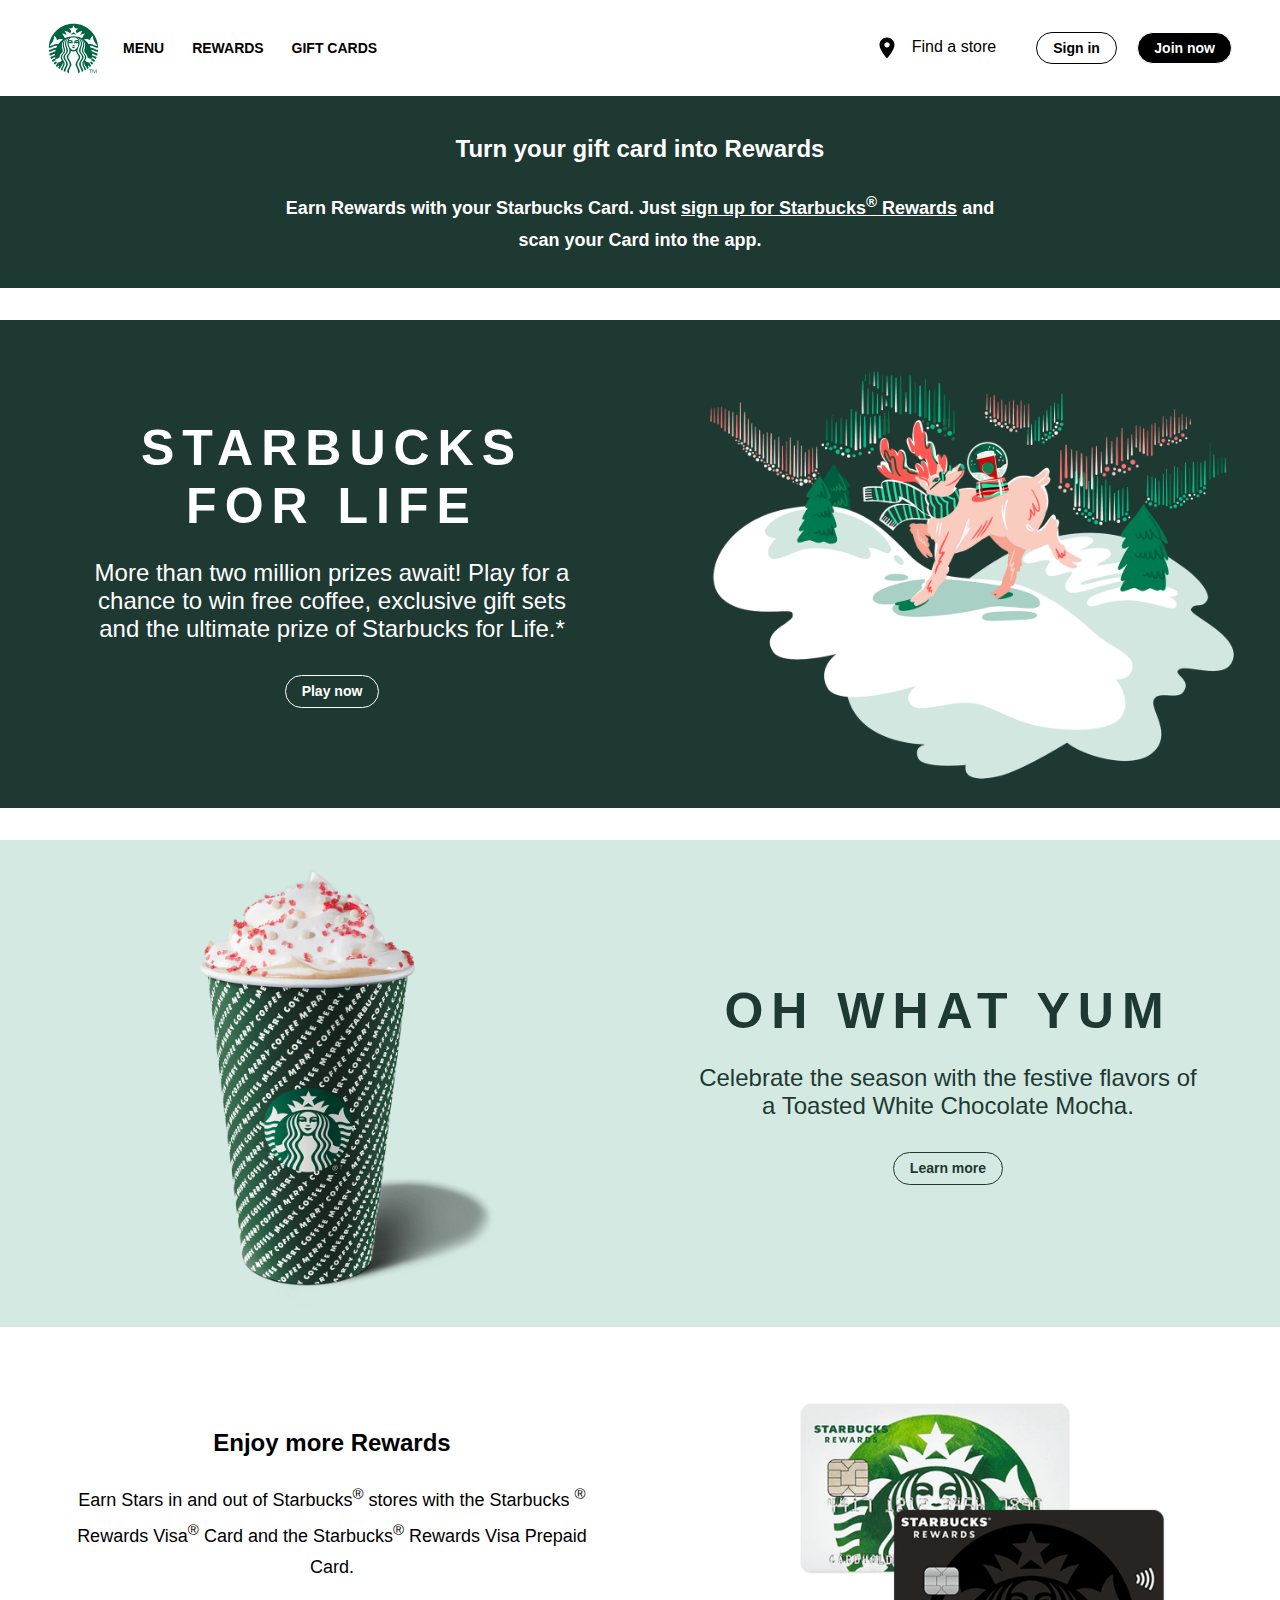
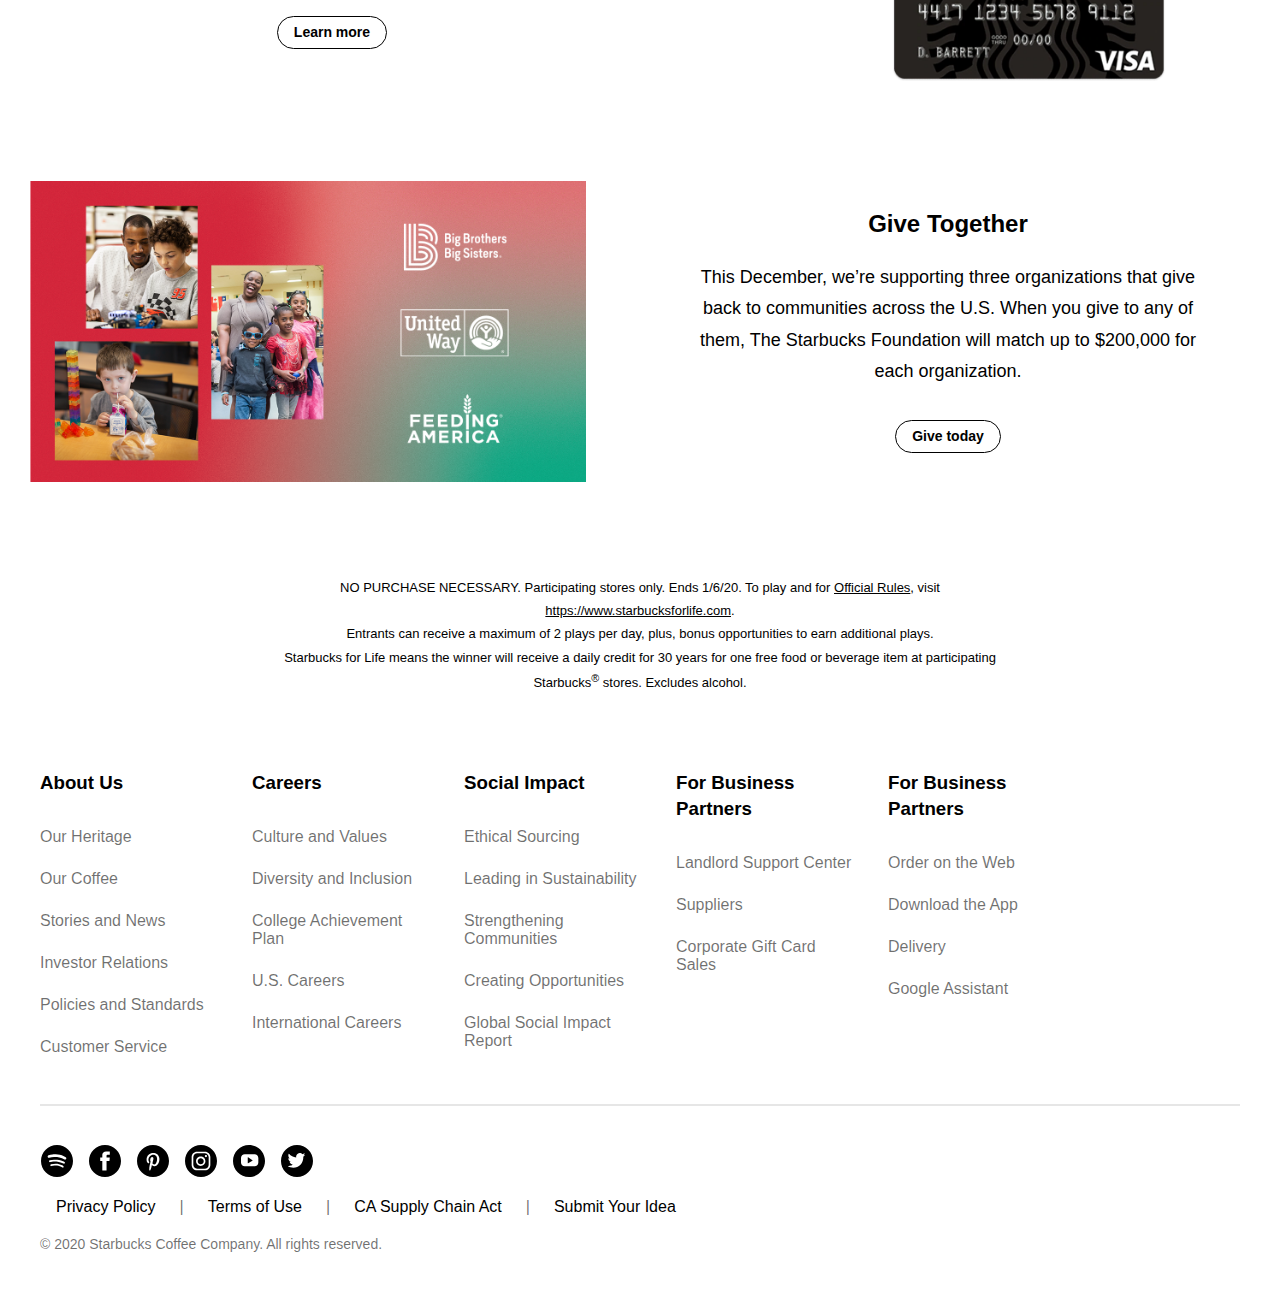
<file: index.html>
<!DOCTYPE html>
<html lang="en">

<head>
    <meta charset="UTF-8">
    <meta name="viewport" content="width=device-width, initial-scale=1.0">
    <meta http-equiv="X-UA-Compatible" content="ie=edge">
    <title>Starbucks</title>
    <link rel="icon" type="image/png" href="https://www.starbucks.com/home/icons/pwa-icon-192.png" sizes="192x192">
    <!--<link rel="stylesheet" href="less/main.css">-->
    <style>
        @import url("less/header.css");
        @import url("less/footer.css");
        @import url("less/section.css");
    </style>
    <link rel="stylesheet" href="media/media.css">
</head>

<body>
    <header class="header">
        <div class="header-wraper">
            <div class="header-logo">
                <a href=""> <svg xmlns="http://www.w3.org/2000/svg" width="100%" height="100%" viewBox="0 0 62 62">
                        <circle fill="#fff" cx="31" cy="31" r="30.002"></circle>
                        <path fill="#006341"
                            d="M34.017 13.969c-.263-.047-1.531-.26-3.017-.26s-2.754.212-3.017.26c-.151.027-.209-.121-.094-.207.104-.077 3.11-2.365 3.11-2.365l3.109 2.365c.117.086.06.234-.091.207zm-5.194 14.856s-.159.057-.201.197c.63.484 1.064 1.585 2.378 1.585s1.748-1.101 2.377-1.585c-.041-.141-.2-.197-.2-.197s-.823.194-2.177.194-2.177-.194-2.177-.194zm2.177-1.853c-.365 0-.445-.138-.694-.137-.237.001-.697.19-.797.363.007.088.039.167.103.237.532.08.772.376 1.389.376s.856-.296 1.389-.376c.062-.07.096-.148.103-.237-.099-.173-.56-.361-.798-.363-.25-.002-.331.137-.695.137zm29.956 5.673c-.038.717-.102 1.428-.19 2.131-3.396.562-4.61-2.464-8.089-2.312.208.738.377 1.49.507 2.258 2.869-.002 4.025 2.68 7.217 2.285-.168.82-.37 1.629-.603 2.426-2.524.248-3.413-2.26-6.334-2.191.024.416.037.836.037 1.26l-.012.701 5.672 2.164c-.297.807-.629 1.596-.991 2.369-1.705-.094-2.293-2.281-4.887-2.107-.078.561-.177 1.115-.295 1.662 2.253-.158 2.738 1.916 4.352 2.084-.411.75-.854 1.48-1.325 2.191-.956-.512-1.785-2.057-3.598-2.152.186-.574.349-1.156.487-1.748-1.608 0-3.447-.627-4.989-2.031.5-2.846-3.917-5.744-3.917-7.828 0-2.264 1.145-3.517 1.145-6.569 0-2.265-1.1-4.722-2.759-6.401-.321-.326-.65-.59-1.028-.827 1.524 1.886 2.694 4.122 2.694 6.712 0 2.874-1.337 4.391-1.337 7.044 0 2.652 3.88 4.947 3.88 7.682 0 1.076-.344 2.127-1.478 4.191 1.742 1.74 4.011 2.689 5.475 2.689.475 0 .73-.145.9-.518.146-.322.285-.648.416-.977 1.577.061 2.299 1.494 3.172 2.066-.479.643-.982 1.264-1.509 1.865-.585-.648-1.371-1.738-2.522-2.041-.206.4-.424.795-.653 1.182.991.27 1.669 1.27 2.194 1.928-.566.586-1.155 1.148-1.768 1.688-.383-.596-.979-1.352-1.647-1.76-.247.334-.504.66-.769.977.568.385 1.069 1.078 1.396 1.643-.708.568-1.44 1.107-2.198 1.611-.374-3.047-4.533-5.135-3.412-8.67-.368.623-.807 1.402-.807 2.34 0 2.559 2.726 4.59 2.943 7.133-.565.338-1.143.656-1.732.957-.098-2.795-2.984-5.854-2.984-8.148 0-2.561 3.354-5.133 3.354-8.156 0-3.025-3.87-5.119-3.87-7.775 0-2.654 1.646-4.181 1.646-7.583 0-2.492-1.184-5.014-3.013-6.625-.324-.286-.643-.513-1.026-.712 1.725 2.069 2.725 3.946 2.725 6.794 0 3.199-1.886 4.975-1.886 8.107 0 3.133 3.798 4.875 3.798 7.795s-3.535 5.381-3.535 8.381c0 2.729 3.116 5.453 3.162 8.691-.681.297-1.375.568-2.081.814.396-3.271-3.111-6.645-3.111-9.314 0-2.918 3.667-5.426 3.667-8.572 0-3.148-3.728-4.611-3.728-7.842 0-3.229 2.287-5.017 2.287-8.585 0-2.781-1.373-5.282-3.379-6.832l-.127-.096c-.189-.14-.345.029-.211.195 1.42 1.773 2.179 3.566 2.179 6.221 0 3.264-2.627 5.916-2.627 9.078 0 3.732 3.528 4.799 3.528 7.861 0 3.061-3.783 5.51-3.783 8.76 0 3.014 3.58 6.359 2.966 9.838-.718.186-1.446.348-2.185.48.672-4.332-2.84-7.443-2.84-10.277 0-3.068 3.918-5.803 3.918-8.801 0-2.828-2.812-3.752-3.182-6.645-.051-.395-.368-.688-.805-.615-.571.104-1.303.48-2.453.48s-1.882-.377-2.454-.48c-.436-.072-.753.221-.804.615-.369 2.893-3.183 3.816-3.183 6.645 0 2.998 3.919 5.732 3.919 8.801 0 2.834-3.512 5.945-2.841 10.277-.738-.133-1.467-.295-2.185-.48-.614-3.479 2.967-6.824 2.967-9.838 0-3.25-3.784-5.699-3.784-8.76 0-3.062 3.529-4.129 3.529-7.861 0-3.162-2.628-5.813-2.628-9.078 0-2.654.759-4.447 2.18-6.221.133-.166-.022-.335-.212-.195l-.126.096c-2.004 1.546-3.376 4.047-3.376 6.828 0 3.568 2.287 5.356 2.287 8.585 0 3.23-3.728 4.693-3.728 7.842 0 3.146 3.667 5.654 3.667 8.572 0 2.67-3.507 6.043-3.11 9.314-.707-.246-1.401-.518-2.082-.814.047-3.238 3.161-5.963 3.161-8.691 0-3-3.533-5.461-3.533-8.381s3.796-4.662 3.796-7.795c0-3.132-1.885-4.908-1.885-8.107 0-2.848.999-4.725 2.724-6.794-.384.199-.702.426-1.025.712-1.829 1.611-3.012 4.133-3.012 6.625 0 3.402 1.646 4.929 1.646 7.583 0 2.656-3.87 4.75-3.87 7.775 0 3.023 3.354 5.596 3.354 8.156 0 2.295-2.888 5.354-2.985 8.148-.589-.301-1.167-.619-1.732-.957.218-2.543 2.943-4.574 2.943-7.133 0-.938-.438-1.717-.807-2.34 1.121 3.535-3.038 5.623-3.412 8.67-.758-.504-1.491-1.043-2.198-1.611.326-.564.827-1.258 1.396-1.643-.266-.316-.522-.643-.769-.977-.669.408-1.266 1.164-1.648 1.76-.611-.539-1.201-1.102-1.767-1.688.525-.658 1.203-1.658 2.194-1.928-.229-.387-.447-.781-.653-1.182-1.151.303-1.938 1.393-2.522 2.041-.527-.602-1.031-1.223-1.509-1.865.873-.572 1.595-2.006 3.171-2.066.132.328.271.654.417.977.17.373.426.518.9.518 1.464 0 3.732-.949 5.475-2.689-1.134-2.064-1.478-3.115-1.478-4.191 0-2.734 3.88-5.029 3.88-7.682 0-2.653-1.337-4.17-1.337-7.044 0-2.59 1.17-4.826 2.694-6.712-.378.237-.707.501-1.028.827-1.659 1.68-2.759 4.136-2.759 6.401 0 3.052 1.146 4.305 1.146 6.569 0 2.084-4.418 4.982-3.918 7.828-1.542 1.404-3.381 2.031-4.99 2.031.14.592.303 1.174.487 1.748-1.812.096-2.641 1.641-3.598 2.152-.472-.711-.914-1.441-1.325-2.191 1.613-.168 2.099-2.242 4.353-2.084-.118-.547-.218-1.102-.296-1.662-2.594-.174-3.182 2.014-4.887 2.107-.362-.773-.694-1.562-.991-2.369l5.673-2.164-.012-.701c0-.424.013-.844.036-1.26-2.921-.068-3.81 2.439-6.334 2.191-.232-.797-.435-1.605-.602-2.426 3.19.395 4.347-2.287 7.217-2.285.13-.768.299-1.52.506-2.258-3.479-.151-4.693 2.875-8.088 2.312-.089-.703-.152-1.414-.19-2.131 3.947.441 5.427-2.804 9.021-2.407.339-.859.733-1.69 1.177-2.49-4.506-.792-6.036 2.976-10.23 2.397.453-16.171 13.706-29.143 29.989-29.143s29.536 12.972 29.989 29.147c-4.195.579-5.725-3.188-10.23-2.397.443.8.837 1.631 1.177 2.49 3.592-.398 5.072 2.848 9.02 2.407zm-42.852-12.583c-2.209-.903-4.883-.695-7.167.772-.354-2.125-1.507-4.013-3.149-5.152-.227-.157-.463-.008-.442.255.347 4.49-2.278 8.389-5.506 11.816 3.327 1 6.159-3.284 10.474-1.789 1.548-2.305 3.514-4.308 5.79-5.902zm12.896-2.716c-2.785 0-5.118 1.575-5.729 3.61-.047.156.017.257.197.176.501-.225 1.071-.333 1.69-.333 1.136 0 2.137.417 2.729 1.143.262.864.284 2.115-.012 2.829-.468-.105-.636-.467-1.093-.467s-.811.321-1.586.321c-.774 0-.865-.366-1.374-.366-.599 0-.709.617-.709 1.313 0 3.103 2.852 7.373 5.886 7.373 3.033 0 5.885-4.27 5.885-7.373 0-.696-.143-1.292-.769-1.373-.312.225-.599.426-1.313.426-.775 0-.989-.321-1.445-.321-.551 0-.496 1.162-1.15 1.227-.436-1.048-.457-2.392-.095-3.589.593-.726 1.593-1.143 2.729-1.143.619 0 1.193.109 1.689.333.181.081.244-.021.197-.176-.61-2.035-2.942-3.61-5.727-3.61zm4.434 4.452c-.668 0-1.451.205-1.943.753-.051.149-.051.371.021.519 1.211-.415 2.279-.431 2.795.146.275-.25.363-.475.363-.736 0-.403-.41-.682-1.236-.682zm-9.741 1.418c.584-.585 1.815-.56 3.094-.088.056-.636-1.083-1.331-2.221-1.331-.827 0-1.236.279-1.236.683 0 .261.088.487.363.736zm19.194-10.504c-2.199.157-4.109.912-5.654 2.17.656-1.86 1.489-3.487 2.545-5.064-2.8.297-5.141 1.321-6.849 3.071l-1.337-3.505 2.968-2.621-3.974-.281-1.586-3.696-1.587 3.696-3.974.281 2.968 2.621-1.336 3.505c-1.709-1.75-4.05-2.774-6.848-3.071 1.054 1.578 1.887 3.205 2.543 5.064-1.544-1.259-3.454-2.014-5.653-2.17 1.319 1.696 2.488 3.504 3.354 5.448.098.219.308.291.535.178 3.012-1.497 6.406-2.339 9.997-2.339s6.984.843 9.998 2.339c.227.113.437.041.534-.178.867-1.944 2.036-3.752 3.356-5.448zm4.801 13.254c4.313-1.495 7.146 2.788 10.473 1.789-3.228-3.427-5.852-7.326-5.505-11.816.021-.263-.216-.413-.442-.255-1.643 1.139-2.796 3.027-3.149 5.152-2.285-1.467-4.958-1.676-7.167-.772 2.273 1.592 4.24 3.595 5.79 5.902z">
                        </path>
                        <g fill="#006341">
                            <path
                                d="M53.595 57.01h-1.526v4.105h-.547v-4.105h-1.522v-.51h3.595v.51zM54.236 56.5h.811l1.57 3.618h.011l1.574-3.618h.798v4.615h-.551v-3.869h-.012l-1.653 3.869h-.333l-1.659-3.869h-.011v3.869h-.545v-4.615z">
                            </path>
                        </g>
                    </svg></a>
            </div>
            <div class="header-menu">
                <nav class="menu-nav">
                    <ul>
                        <li>
                            <a href="">MENU</a>
                        </li>
                        <li class="p-left">
                            <a href="">REWARDS</a>
                        </li>
                        <li class="p-left">
                            <a href="">GIFT CARDS</a>
                        </li>
                    </ul>
                </nav>
                <div class="menu-entrance">
                    <div class="entrance-in_now">
                        <a href="" class="in-button button">Sign in</a>
                        <a href="" class="now-button button">Join now</a>
                    </div>
                    <a href="" class="findStore"><svg viewBox="0 0 24 24"> 
                            <path
                                d="M12,11.475 C10.5214286,11.475 9.32142857,10.299 9.32142857,8.85 C9.32142857,7.401 10.5214286,6.225 12,6.225 C13.4785714,6.225 14.6785714,7.401 14.6785714,8.85 C14.6785714,10.299 13.4785714,11.475 12,11.475 M12,1.5 C7.85357143,1.5 4.5,4.7865 4.5,8.85 C4.5,14.3625 12,22.5 12,22.5 C12,22.5 19.5,14.3625 19.5,8.85 C19.5,4.7865 16.1464286,1.5 12,1.5">
                            </path>
                        </svg> Find a store</a>
                </div>
            </div>
        </div>
    </header>
    <section class="wraper-title">
        <div class="title">
            <div class="title2">
                <div class="title-h1">
                    <h1><span>Turn your gift card into Rewards</span></h1>
                </div>
                <div class="title-text">
                    <p>Earn Rewards with your Starbucks Card. Just <a href="">sign up for Starbucks<sup>®</sup>
                            Rewards</a> and scan your Card into the app.</p>
                </div>
            </div>
        </div>
    </section>
    <section class="wraper-item item">
        <div class="item-img">
            <img src="images/deer.png" alt="deer">
        </div>
        <div class="item-text">
            <div class="text-wraper">
                <h2><span>STARBUCKS FOR LIFE</span></h2>
                <div class="text">More than two million prizes await! Play for a chance to win free coffee, exclusive gift sets and the ultimate prize of Starbucks for Life.*</div>
                <a href="" class="button play_now">Play now</a>
            </div>
        </div>
    </section>
    <section class="wraper-item item2">
        <div class="item-img">
            <img src="images/logo-coffee.webp" alt="coffee">
        </div>
        <div class="item-text">
            <div class="text-wraper">
                <h2><span>OH WHAT YUM</span></h2>
                <div class="text">Celebrate the season with the festive flavors of a Toasted White Chocolate Mocha.
                </div>
                <a href="" class="button learn">Learn more</a>
            </div>
        </div>
    </section>
    <section class="wraper-item item3 item4">
        <div class="item-img">
            <img src="images/logo-card.webp" alt="coffee">
        </div>
        <div class="item-text">
            <div class="text-wraper">
                <h2><span>Enjoy more Rewards</span></h2>
                <div class="text">Earn Stars in and out of Starbucks<sup>®</sup> stores with the Starbucks
                    <sup>®</sup> Rewards Visa<sup>®</sup> Card and the Starbucks<sup>®</sup> Rewards Visa
                    <sup></sup> Prepaid Card.</div>
                <a href="" class="button give_today">Learn more</a>
            </div>
        </div>
    </section>
    <section class="wraper-item item4">
        <div class="item-img">
            <img src="images/live-starbucks.png" alt="starbucks">
        </div>
        <div class="item-text">
            <div class="text-wraper">
                <h2><span>Give Together</span></h2>
                <div class="text">This December, we’re supporting three organizations that give back to communities across the U.S. When you give to any of them, The Starbucks Foundation will match up to $200,000 for each organization.</div>
                <a href="" class="button give_today">Give today</a>
            </div>
        </div>
    </section>
    <section class="wraper-site">
        <div class="wraper-site2">
            <div class="site-text">
                <div class="text-info">
                    <p>NO PURCHASE NECESSARY. Participating stores only. Ends 1/6/20. To play and for <u>Official
                            Rules</u>, visit <a href="https://www.starbucksforlife.com/">https://www.starbucksforlife.com</a>.<br> Entrants can receive a maximum of 2 plays per day, plus, bonus opportunities to earn additional plays.
                        <br> Starbucks for Life means the winner will receive a daily credit for 30 years for one free food or beverage item at participating Starbucks<sup>®</sup> stores. Excludes alcohol.</p>
                </div>
            </div>
        </div>
    </section>
    <footer>
        <div class="footer-menu">
            <div class="menu-hidden">
                <div class="between">
                    <h3>About Us</h3>
                    <label class="checke_option">
                        <input class="check_input" type="checkbox">
                        <span class="check_box"></span>
                    </label>
                </div>
                <div class="between-content">
                    <div class="content">
                        <ul>
                            <li><a href="">Our Heritage</a></li>
                            <li><a href="">Our Coffee</a></li>
                            <li><a href="">Stories and News</a></li>
                            <li><a href="">Investor Relations</a></li>
                            <li><a href="">Policies and Standards</a></li>
                            <li><a href="">Customer Service</a></li>
                        </ul>
                    </div>
                </div>
            </div>
            <div class="menu-decstop">
                <h3>About Us</h3>
                <ul class="decstop-ul">
                    <li><a href="">Our Heritage</a></li>
                    <li><a href="">Our Coffee</a></li>
                    <li><a href="">Stories and News</a></li>
                    <li><a href="">Investor Relations</a></li>
                    <li><a href="">Policies and Standards</a></li>
                    <li><a href="">Customer Service</a></li>
                </ul>
            </div>
            <div class="menu-hidden">
                <div class="between">
                    <h3>Careers</h3>
                    <label class="checke_option">
                        <input class="check_input" type="checkbox">
                        <span class="check_box"></span>
                    </label>
                </div>
                <div class="between-content">
                    <div class="content">
                        <ul>
                            <li><a href="">Culture and Values</a></li>
                            <li><a href="">Diversity and Inclusion</a></li>
                            <li><a href="">College Achievement Plan</a></li>
                            <li><a href="">U.S. Careers</a></li>
                            <li><a href="">International Careers</a></li>
                        </ul>
                    </div>
                </div>
            </div>
            <div class="menu-decstop mp">
                <h3>Careers</h3>
                <ul class="decstop-ul">
                    <li><a href="">Culture and Values</a></li>
                    <li><a href="">Diversity and Inclusion</a></li>
                    <li><a href="">College Achievement Plan</a></li>
                    <li><a href="">U.S. Careers</a></li>
                    <li><a href="">International Careers</a></li>
                </ul>
            </div>
            <div class="menu-hidden">
                <div class="between">
                    <h3>Social Impact</h3>
                    <label class="checke_option">
                        <input class="check_input" type="checkbox">
                        <span class="check_box"></span>
                    </label>
                </div>
                <div class="between-content">
                    <div class="content">
                        <ul>
                            <li><a href="">Ethical Sourcing</a></li>
                            <li><a href="">Leading in Sustainability</a></li>
                            <li><a href="">Strengthening Communities</a></li>
                            <li><a href="">Creating Opportunities</a></li>
                            <li><a href="">Global Social Impact Report</a></li>
                        </ul>
                    </div>
                </div>
            </div>
            <div class="menu-decstop mp">
                <h3>Social Impact</h3>
                <ul class="decstop-ul">
                    <li><a href="">Ethical Sourcing</a></li>
                    <li><a href="">Leading in Sustainability</a></li>
                    <li><a href="">Strengthening Communities</a></li>
                    <li><a href="">Creating Opportunities</a></li>
                    <li><a href="">Global Social Impact Report</a></li>
                </ul>
            </div>
            <div class="menu-hidden">
                <div class="between">
                    <h3>For Business Partners</h3>
                    <label class="checke_option">
                        <input class="check_input" type="checkbox">
                        <span class="check_box"></span>
                    </label>
                </div>
                <div class="between-content">
                    <div class="content">
                        <ul>
                            <li><a href="">Landlord Support Center</a></li>
                            <li><a href="">Suppliers</a></li>
                            <li><a href="">Corporate Gift Card Sales</a></li>
                        </ul>
                    </div>
                </div>
            </div>
            <div class="menu-decstop mp">
                <h3>For Business Partners</h3>
                <ul class="decstop-ul">
                    <li><a href="">Landlord Support Center</a></li>
                    <li><a href="">Suppliers</a></li>
                    <li><a href="">Corporate Gift Card Sales</a></li>
                </ul>
            </div>
            <div class="menu-hidden">
                <div class="between between-last">
                    <h3>For Business Partners</h3>
                    <label class="checke_option">
                        <input class="check_input" type="checkbox">
                        <span class="check_box"></span>
                    </label>
                </div>
                <div class="between-content">
                    <div class="content">
                        <ul>
                            <li><a href="">Order on the Web</a></li>
                            <li><a href="">Download the App</a></li>
                            <li><a href="">Delivery</a></li>
                            <li><a href="">Google Assistant</a></li>
                        </ul>
                    </div>
                </div>
            </div>
            <div class="menu-decstop mp">
                <h3>For Business Partners</h3>
                <ul class="decstop-ul">
                    <li><a href="">Order on the Web</a></li>
                    <li><a href="">Download the App</a></li>
                    <li><a href="">Delivery</a></li>
                    <li><a href="">Google Assistant</a></li>
                </ul>
            </div>
        </div>
        <nav class="icon">
            <ul class="icon-svg">
                <li>
                    <a href=""><svg viewBox="0 0 24 24" style="width:32px;height:32px;overflow:visible">
                            <path
                                d="M12,0 C18.6274131,0 24,5.37261901 24,12.0000716 C24,18.627381 18.6274131,24 12,24 C5.37258694,24 0,18.627381 0,12.0000716 C0,5.37261901 5.37258694,0 12,0 Z M11.0669976,14 C9.95068692,14.0009568 8.6027256,14.1878544 7.49869423,14.4956294 C7.1391459,14.5957759 6.94143571,14.9349663 7.01538732,15.323911 C7.08630361,15.6969088 7.39839046,15.9206437 7.74883281,15.8300653 C8.54008748,15.6259451 9.33810265,15.4781174 10.1468794,15.4098647 C11.1130794,15.3282166 12.0741744,15.3684028 13.0286469,15.5672606 C14.1176396,15.7941848 15.1397171,16.2280998 16.0883949,16.8908526 C16.3912378,17.1024678 16.747061,16.996421 16.9174532,16.6588253 C17.0846722,16.3276084 16.9922326,15.9219194 16.6909074,15.7184371 C16.4242125,15.5382372 16.1546202,15.3615456 15.8770258,15.205585 C14.3588102,14.3530642 12.7453957,14.0017542 11.0669976,14 Z M10.1375115,11.0003442 L9.77055252,11.0048078 C8.68426674,11.0479717 7.61755495,11.2034929 6.57584646,11.49243 C6.14064634,11.6131584 5.91075895,11.9889467 6.03234638,12.3691822 C6.15507681,12.7528185 6.57698947,12.9458793 7.02147652,12.8358765 C7.38895345,12.7448397 7.75828776,12.6556341 8.1321941,12.5915421 C9.5848138,12.3422374 11.0434343,12.3367438 12.5037693,12.5345134 C14.0365424,12.7419621 15.4914481,13.1568596 16.8266238,13.8930018 C17.2083883,14.103459 17.6680202,13.9939794 17.8937642,13.6477519 C18.1073637,13.320098 17.9912056,12.8938209 17.614156,12.6938277 C17.2519655,12.5018134 16.8857744,12.313069 16.5065817,12.1523159 C14.6039028,11.3459341 12.5917809,11.001407 10.504792,11.0032382 C10.2600455,11.0032382 10.0148704,10.9949978 9.77055252,11.0048078 Z M11.0635356,7.01538228 C10.2184059,6.97905829 9.3745573,7.0079312 8.53227456,7.09284241 C7.5586031,7.1912587 6.59774312,7.36511712 5.66051317,7.67557859 C5.1689799,7.83857086 4.89609567,8.38560397 5.0370218,8.90997339 C5.18164902,9.44769266 5.68015742,9.75008213 6.17923521,9.59003924 C7.37155569,9.20770594 8.59405429,9.0489049 9.83078786,9.00947629 C11.1386962,8.96771922 12.4379213,9.07187905 13.7249043,9.33685791 C15.0971547,9.61953308 16.4163087,10.0659767 17.6311204,10.8388705 C17.7602315,10.9209876 17.918809,10.947532 18.0638633,11 C18.0668526,10.9917728 18.0701267,10.9835455 18.0732584,10.9753183 C18.1337569,10.9681777 18.195252,10.9664702 18.2544694,10.9528099 C18.6473544,10.8626208 18.9228009,10.5436216 18.9889935,10.1064919 C19.0467875,9.72508998 18.8742597,9.30969253 18.5354676,9.11099719 C18.0779559,8.84244802 17.6178819,8.57219131 17.1390177,8.35455782 C15.1965147,7.47176064 13.154794,7.1054161 11.0635356,7.01538228 Z">
                            </path>
                            <circle class="sb-icon-hover" fill="transparent" cx="50%" cy="50%" r="75%"></circle>
                        </svg></a>
                </li>
                <li>
                    <a href=""><svg viewBox="0 0 24 24" style="width:32px;height:32px;overflow:visible">
                            <path
                                d="M11.9997802,0 C18.6169827,0 24,5.38345699 24,12.0002198 C24,18.6169827 18.6169827,24 11.9997802,24 C5.38301731,24 0,18.6169827 0,12.0002198 C0,5.38345699 5.38301731,0 11.9997802,0 Z M15.4043684,4.8 L12.7777895,4.8 C11.2364211,4.8 9.98636842,5.96104896 9.98636842,7.39365487 L9.98636842,9.44903723 L8.59515789,9.44903723 C8.48763158,9.44903723 8.4,9.53002017 8.4,9.6303686 L8.4,11.7623327 C8.4,11.862241 8.48763158,11.9432239 8.59515789,11.9432239 L9.98636842,11.9432239 L9.98636842,19.0186686 C9.98636842,19.1190171 10.074,19.2 10.1815263,19.2 L12.9639474,19.2 C13.0719474,19.2 13.1591053,19.1190171 13.1591053,19.0186686 L13.1591053,11.9432239 L15.1765263,11.9432239 C15.2778947,11.9432239 15.3626842,11.8714836 15.3707368,11.7772969 L15.5649474,9.64533284 C15.5748947,9.53970292 15.4844211,9.44903723 15.3702632,9.44903723 L13.1591053,9.44903723 L13.1591053,7.93632863 C13.1591053,7.58202824 13.4688947,7.29462681 13.8502105,7.29462681 L15.4043684,7.29462681 C15.5123684,7.29462681 15.6,7.21320374 15.6,7.11329543 L15.6,4.98133138 C15.6,4.88142307 15.5123684,4.8 15.4043684,4.8 Z">
                            </path>
                            <circle class="sb-icon-hover" fill="transparent" cx="50%" cy="50%" r="75%"></circle>
                        </svg></a>
                </li>
                <li>
                    <a href=""><svg viewBox="0 0 24 24" style="width:32px;height:32px;overflow:visible">
                            <path
                                d="M11.9997802,0 C18.6169827,0 24,5.38345699 24,12.0002198 C24,18.6169827 18.6169827,24 11.9997802,24 C5.38301731,24 0,18.6169827 0,12.0002198 C0,5.38345699 5.38301731,0 11.9997802,0 Z M16.7437635,9.80095875 C16.4076853,7.09999459 13.974973,5.72453915 11.3823151,6.04599103 C9.33308638,6.29999351 7.2896388,8.13734924 7.20446304,10.7614723 C7.15898457,12.1352202 7.45420918,13.2152643 8.40655904,13.7079011 C8.73839766,13.8799397 9.11455851,13.647282 9.1538704,13.2438663 C9.21707776,12.5937053 8.71874171,12.2918906 8.62315986,11.6344724 C8.11827183,8.17406221 12.2275208,5.81162572 14.3781126,8.22870476 C15.8661833,9.90298663 14.8864693,15.0504856 12.4865168,14.5160131 C10.1875419,14.0041661 13.6123015,9.9059749 11.7765903,9.10213176 C10.2854362,8.44855564 9.49303183,11.1017076 10.2002605,12.420386 C9.82795373,14.4553941 9.06985087,16.3845322 9.18046374,18.814845 C9.19780722,19.1905125 9.62831098,19.3377913 9.8410577,19.0449414 C10.5737235,18.0396038 10.8832083,16.5651088 11.1456729,15.0398132 C11.7349659,15.4359717 12.0506173,15.8487791 12.8017828,15.9128133 C15.5732712,16.14974 17.121466,12.8489885 16.7437635,9.80095875 Z">
                            </path>
                            <circle class="sb-icon-hover" fill="transparent" cx="50%" cy="50%" r="75%"></circle>
                        </svg></a>
                </li>
                <li>
                    <a href=""><svg viewBox="0 0 24 24"  style="width:32px;height:32px;overflow:visible">
                            <path
                                d="M11.9997802,0 C18.6169827,0 24,5.38345699 24,12.0002198 C24,18.6169827 18.6169827,24 11.9997802,24 C5.38301731,24 0,18.6169827 0,12.0002198 C0,5.38345699 5.38301731,0 11.9997802,0 Z M15,5 L9,5 C6.790861,5 5,6.790861 5,9 L5,9 L5,15 C5,17.209139 6.790861,19 9,19 L9,19 L15,19 C17.209139,19 19,17.209139 19,15 L19,15 L19,9 C19,6.790861 17.209139,5 15,5 L15,5 Z M14.7647059,6.23529412 C16.4215601,6.23529412 17.7647059,7.57843987 17.7647059,9.23529412 L17.7647059,9.23529412 L17.7647059,14.7647059 L17.7596132,14.9409787 C17.6683668,16.5157859 16.3623868,17.7647059 14.7647059,17.7647059 L14.7647059,17.7647059 L9.23529412,17.7647059 L9.05902133,17.7596132 C7.48421408,17.6683668 6.23529412,16.3623868 6.23529412,14.7647059 L6.23529412,14.7647059 L6.23529412,9.23529412 L6.24038681,9.05902133 C6.33163324,7.48421408 7.63761323,6.23529412 9.23529412,6.23529412 L9.23529412,6.23529412 Z M11.7941176,8.70588235 C9.86112102,8.70588235 8.29411765,10.2728857 8.29411765,12.2058824 C8.29411765,14.138879 9.86112102,15.7058824 11.7941176,15.7058824 C13.7271143,15.7058824 15.2941176,14.138879 15.2941176,12.2058824 C15.2941176,10.2728857 13.7271143,8.70588235 11.7941176,8.70588235 Z M11.7941176,9.94117647 C13.0448802,9.94117647 14.0588235,10.9551198 14.0588235,12.2058824 C14.0588235,13.4566449 13.0448802,14.4705882 11.7941176,14.4705882 C10.5433551,14.4705882 9.52941176,13.4566449 9.52941176,12.2058824 C9.52941176,10.9551198 10.5433551,9.94117647 11.7941176,9.94117647 Z M15.7058824,7.47058824 C15.2510596,7.47058824 14.8823529,7.83929491 14.8823529,8.29411765 C14.8823529,8.74894038 15.2510596,9.11764706 15.7058824,9.11764706 C16.1607051,9.11764706 16.5294118,8.74894038 16.5294118,8.29411765 C16.5294118,7.83929491 16.1607051,7.47058824 15.7058824,7.47058824 Z">
                            </path>
                            <circle class="sb-icon-hover" fill="transparent" cx="50%" cy="50%" r="75%"></circle>
                        </svg></a>
                </li>
                <li>
                    <a href=""><svg viewBox="0 0 24 24"  style="width:32px;height:32px;overflow:visible">
                            <path
                                d="M11.9997802,0 C18.6169827,0 24,5.38345699 24,12.0002198 C24,18.6169827 18.6169827,24 11.9997802,24 C5.38301731,24 0,18.6169827 0,12.0002198 C0,5.38345699 5.38301731,0 11.9997802,0 Z M16.1700158,7 L8.82998416,7 C7.26701245,7 6,8.25308368 6,9.79887301 L6,13.201127 C6,14.7469163 7.26701245,16 8.82998416,16 L16.1700158,16 C17.7329875,16 19,14.7469163 19,13.201127 L19,9.79887301 C19,8.25308368 17.7329875,7 16.1700158,7 Z M11.3262463,9.28078768 L14.5709798,11.3486057 C14.7141036,11.4390048 14.689657,11.6696954 14.5443107,11.7571306 L11.3218015,13.7217059 C11.1822335,13.8056832 11.0555556,13.6925608 11.0555556,13.5162084 L11.0555556,9.4838152 C11.0555556,9.30499291 11.1857894,9.19236451 11.3262463,9.28078768 Z">
                            </path>
                            <circle class="sb-icon-hover" fill="transparent" cx="50%" cy="50%" r="75%"></circle>
                        </svg></a>
                </li>
                <li>
                    <a href=""><svg viewBox="0 0 24 24"  style="width:32px;height:32px;overflow:visible">
                            <path
                                d="M11.9997256,5.63636363e-05 C18.6169281,5.63636363e-05 23.9999455,5.38351336 23.9999455,12.0002762 C23.9999455,18.6170391 18.6169281,24.0000564 11.9997256,24.0000564 C5.38296277,24.0000564 -5.4545455e-05,18.6170391 -5.4545455e-05,12.0002762 C-5.4545455e-05,5.38351336 5.38296277,5.63636363e-05 11.9997256,5.63636363e-05 Z M13.9328526,6.00566601 C13.5495281,6.03127502 13.1735596,6.14210744 12.8335533,6.32472904 C12.4927297,6.50777046 12.1882769,6.76218124 11.946758,7.0690695 C11.6958398,7.38645324 11.5111249,7.7613523 11.4167241,8.15892163 C11.3251839,8.5426369 11.3329485,8.92173415 11.3885264,9.30964762 C11.3971083,9.37388005 11.3913871,9.38269626 11.3349918,9.37388005 C9.19237982,9.04642063 7.41674584,8.25883873 5.9745796,6.57116325 C5.9120544,6.49769479 5.8781355,6.49769479 5.82705282,6.5766209 C5.19607955,7.54808386 5.50216697,9.10897377 6.2904749,9.8759845 C6.39550089,9.9780007 6.50297885,10.0804367 6.61944736,10.1736367 C6.57735523,10.1824529 6.0530426,10.124098 5.58553391,9.8759845 C5.5230087,9.83526198 5.49154177,9.85835207 5.48582051,9.93140071 C5.48009925,10.0363556 5.4890898,10.1329142 5.50298429,10.2471052 C5.62394808,11.2315825 6.28761427,12.1425914 7.19688598,12.497759 C7.3047726,12.544359 7.42410175,12.5855013 7.5401616,12.6056527 C7.33337891,12.6522527 7.12005763,12.6858382 6.52586389,12.6379788 C6.45189617,12.6232851 6.42369853,12.6614887 6.45189617,12.7341175 C6.89856313,13.983921 7.86218682,14.3558813 8.58347427,14.5678903 C8.67991837,14.5851029 8.77677113,14.5851029 8.87362389,14.6086128 C8.86749397,14.617429 8.86218137,14.617429 8.85646011,14.6262452 C8.6169845,15.0007245 7.78740177,15.2799046 7.40121671,15.4184451 C6.69831902,15.6711766 5.93289613,15.784528 5.18994963,15.7093802 C5.07102915,15.691328 5.04650946,15.6925874 5.0142252,15.7093802 C4.98153229,15.7299514 5.01013859,15.758919 5.0481441,15.7908253 C5.19894018,15.8932613 5.35218822,15.9839424 5.50870555,16.0712649 C5.98030086,16.3281946 6.47192058,16.5326468 6.98642534,16.6783243 C9.64190741,17.4319008 12.6333092,16.8781585 14.627577,14.8428722 C16.1935677,13.2446184 16.7424,11.0405645 16.7424,8.833572 C16.7424,8.74708913 16.8417047,8.69964949 16.9009607,8.65388914 C17.3083961,8.33944413 17.632056,7.96328561 17.9356914,7.54304602 C17.9906155,7.46747846 17.9987836,7.39862802 17.9998539,7.35648483 L17.9999455,7.31844244 C17.9999455,7.28317758 18.0043466,7.29367307 17.9512206,7.31844244 C17.5380639,7.5107199 17.0836323,7.62700997 16.6377827,7.70383699 C16.8494693,7.66731267 17.161278,7.27394155 17.2859197,7.11482985 C17.476356,6.87217402 17.634508,6.59551279 17.7231875,6.29660111 C17.7350387,6.27351103 17.7432119,6.24412364 17.7207355,6.22649121 C17.6921292,6.21473626 17.6737395,6.22061374 17.6512631,6.23236869 C17.1535134,6.50609118 16.6390087,6.70508575 16.0914023,6.84572538 C16.0460409,6.85706051 16.0125307,6.84572538 15.9839244,6.81633799 C15.9381543,6.76386052 15.8956535,6.71432179 15.8474315,6.67317945 C15.6173551,6.47166596 15.3705235,6.31381373 15.0918164,6.19752365 C14.7260644,6.04428943 14.3268022,5.97963719 13.9328526,6.00566601 Z">
                            </path>
                            <circle class="sb-icon-hover" fill="transparent" cx="50%" cy="50%" r="75%"></circle>
                        </svg></a>
                </li>
            </ul>
        </nav>
        <ul class="footer-www">
            <li class="span">
                <a href="" class="a">Privacy Policy</a>
            </li>
            <li class="span">
                <span>|</span>
                <a href=""> Terms of Use</a>
            </li>
            <li class="span">
                <span>|</span>
                <a href="">CA Supply Chain Act</a>
            </li>
            <li class="span">
                <span>|</span>
                <a href="">Submit Your Idea</a>
            </li>
        </ul>
        <p>© 2020 Starbucks Coffee Company. All rights reserved.</p>
    </footer>
</body>

</html>
</file>
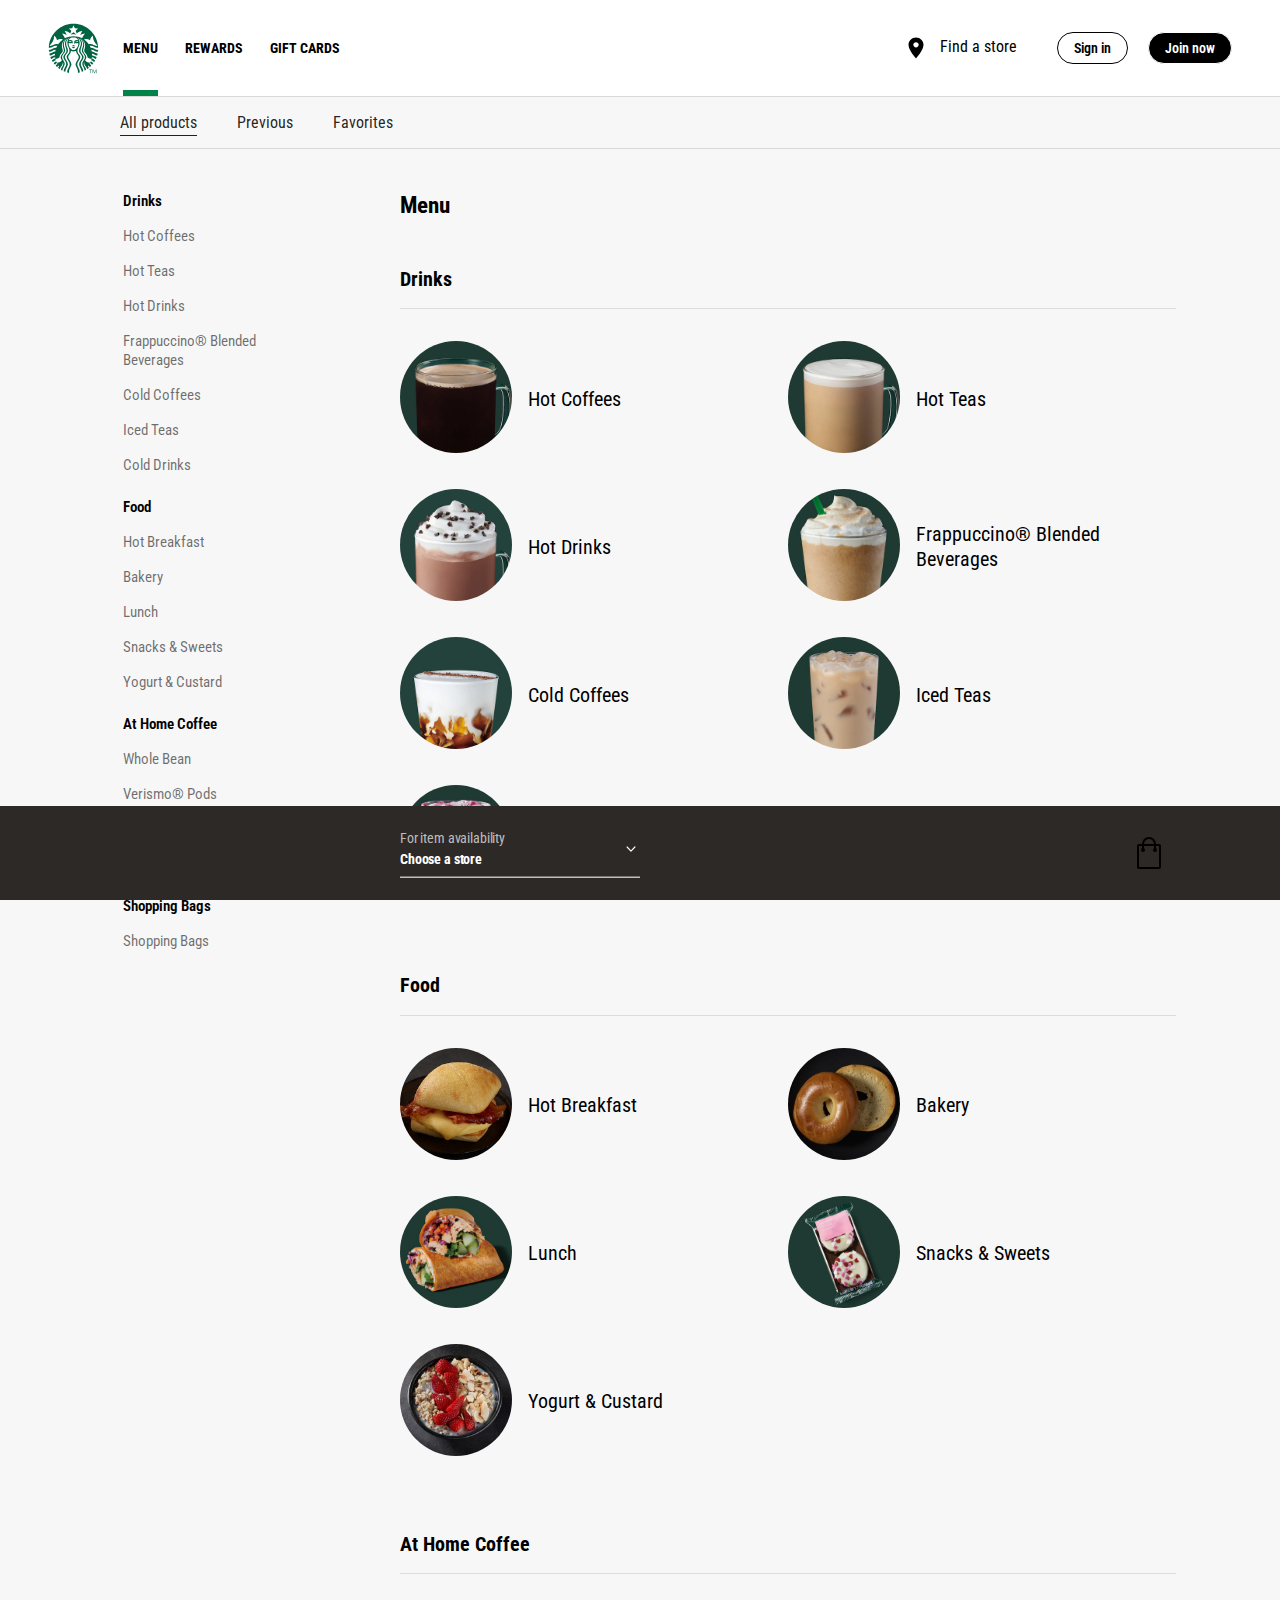
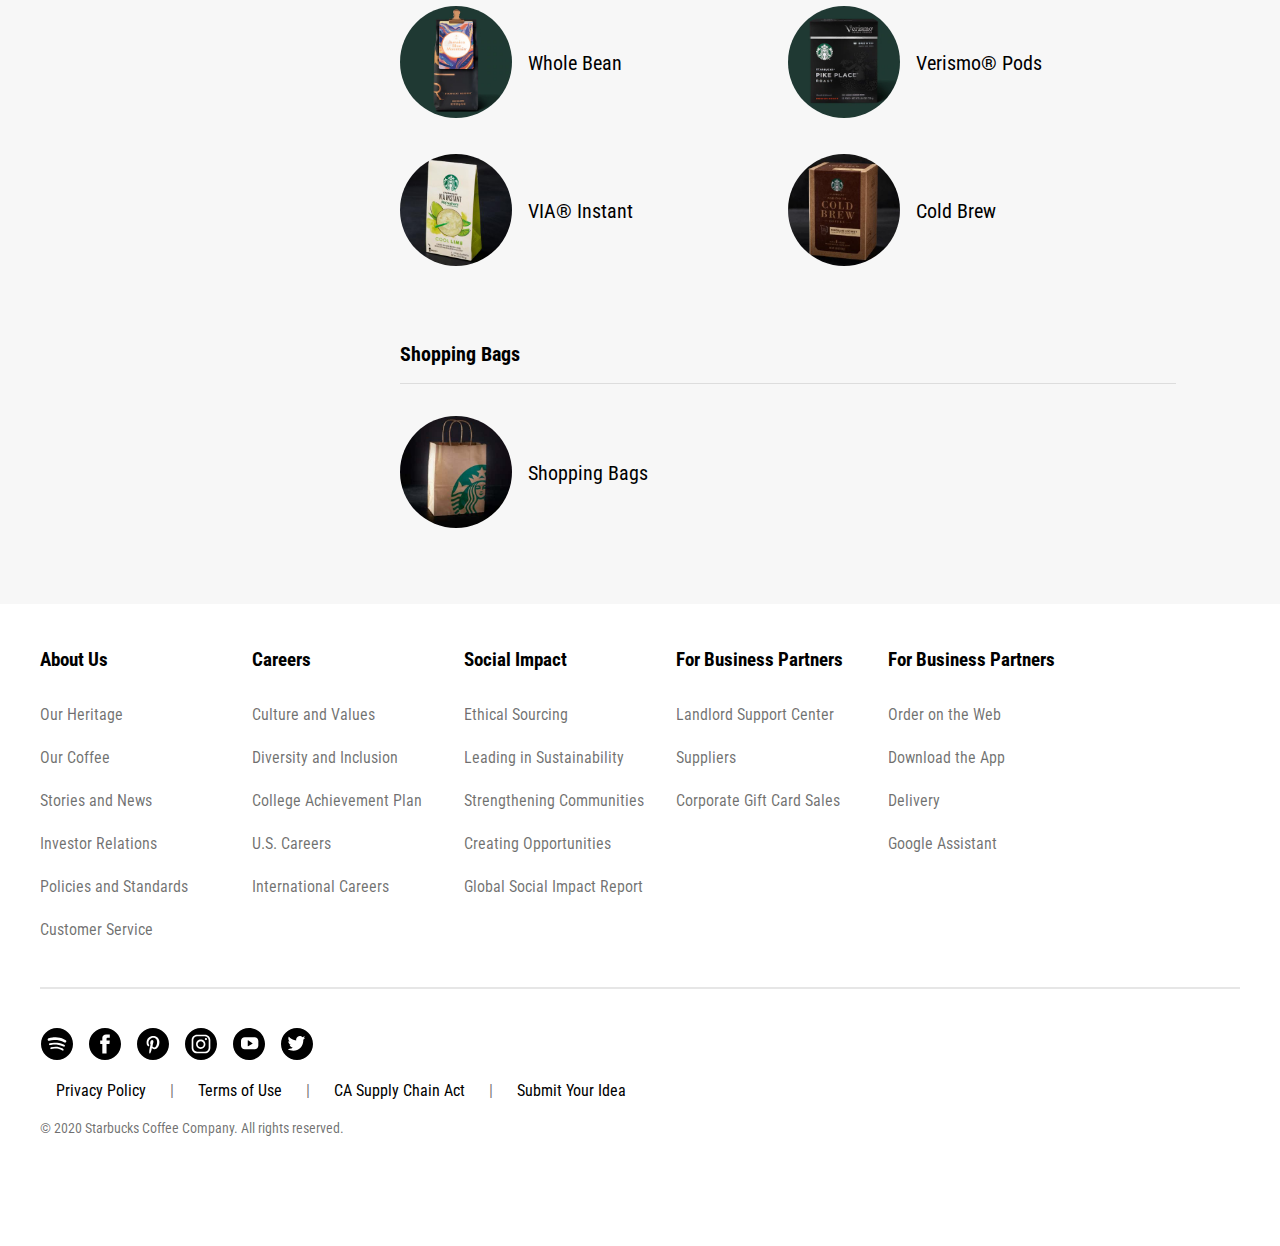
<file: menu.html>
<!DOCTYPE html>
<html lang="en">

<head>
    <meta charset="UTF-8">
    <meta name="viewport" content="width=device-width, initial-scale=1.0">
    <meta http-equiv="X-UA-Compatible" content="ie=edge">
    <title>Menu</title>
    <link rel="icon" type="image/png" href="https://www.starbucks.com/home/icons/pwa-icon-192.png" sizes="192x192">
    <style>
        @import url("less/header.css");
        @import url("less/footer.css");
        @import url("less/menu.css");
    </style>
    <link rel="stylesheet" href="media/media.css">
    <link rel="stylesheet" href="media/menu-media.css">
    <link href="https://fonts.googleapis.com/css?family=Roboto+Condensed&display=swap" rel="stylesheet">
</head>

<body>
    <header class="header">
        <div class="header-wraper">
            <div class="header-logo">
                <a href=""> <svg xmlns="http://www.w3.org/2000/svg" width="100%" height="100%" viewBox="0 0 62 62">
                        <circle fill="#fff" cx="31" cy="31" r="30.002"></circle>
                        <path fill="#006341"
                            d="M34.017 13.969c-.263-.047-1.531-.26-3.017-.26s-2.754.212-3.017.26c-.151.027-.209-.121-.094-.207.104-.077 3.11-2.365 3.11-2.365l3.109 2.365c.117.086.06.234-.091.207zm-5.194 14.856s-.159.057-.201.197c.63.484 1.064 1.585 2.378 1.585s1.748-1.101 2.377-1.585c-.041-.141-.2-.197-.2-.197s-.823.194-2.177.194-2.177-.194-2.177-.194zm2.177-1.853c-.365 0-.445-.138-.694-.137-.237.001-.697.19-.797.363.007.088.039.167.103.237.532.08.772.376 1.389.376s.856-.296 1.389-.376c.062-.07.096-.148.103-.237-.099-.173-.56-.361-.798-.363-.25-.002-.331.137-.695.137zm29.956 5.673c-.038.717-.102 1.428-.19 2.131-3.396.562-4.61-2.464-8.089-2.312.208.738.377 1.49.507 2.258 2.869-.002 4.025 2.68 7.217 2.285-.168.82-.37 1.629-.603 2.426-2.524.248-3.413-2.26-6.334-2.191.024.416.037.836.037 1.26l-.012.701 5.672 2.164c-.297.807-.629 1.596-.991 2.369-1.705-.094-2.293-2.281-4.887-2.107-.078.561-.177 1.115-.295 1.662 2.253-.158 2.738 1.916 4.352 2.084-.411.75-.854 1.48-1.325 2.191-.956-.512-1.785-2.057-3.598-2.152.186-.574.349-1.156.487-1.748-1.608 0-3.447-.627-4.989-2.031.5-2.846-3.917-5.744-3.917-7.828 0-2.264 1.145-3.517 1.145-6.569 0-2.265-1.1-4.722-2.759-6.401-.321-.326-.65-.59-1.028-.827 1.524 1.886 2.694 4.122 2.694 6.712 0 2.874-1.337 4.391-1.337 7.044 0 2.652 3.88 4.947 3.88 7.682 0 1.076-.344 2.127-1.478 4.191 1.742 1.74 4.011 2.689 5.475 2.689.475 0 .73-.145.9-.518.146-.322.285-.648.416-.977 1.577.061 2.299 1.494 3.172 2.066-.479.643-.982 1.264-1.509 1.865-.585-.648-1.371-1.738-2.522-2.041-.206.4-.424.795-.653 1.182.991.27 1.669 1.27 2.194 1.928-.566.586-1.155 1.148-1.768 1.688-.383-.596-.979-1.352-1.647-1.76-.247.334-.504.66-.769.977.568.385 1.069 1.078 1.396 1.643-.708.568-1.44 1.107-2.198 1.611-.374-3.047-4.533-5.135-3.412-8.67-.368.623-.807 1.402-.807 2.34 0 2.559 2.726 4.59 2.943 7.133-.565.338-1.143.656-1.732.957-.098-2.795-2.984-5.854-2.984-8.148 0-2.561 3.354-5.133 3.354-8.156 0-3.025-3.87-5.119-3.87-7.775 0-2.654 1.646-4.181 1.646-7.583 0-2.492-1.184-5.014-3.013-6.625-.324-.286-.643-.513-1.026-.712 1.725 2.069 2.725 3.946 2.725 6.794 0 3.199-1.886 4.975-1.886 8.107 0 3.133 3.798 4.875 3.798 7.795s-3.535 5.381-3.535 8.381c0 2.729 3.116 5.453 3.162 8.691-.681.297-1.375.568-2.081.814.396-3.271-3.111-6.645-3.111-9.314 0-2.918 3.667-5.426 3.667-8.572 0-3.148-3.728-4.611-3.728-7.842 0-3.229 2.287-5.017 2.287-8.585 0-2.781-1.373-5.282-3.379-6.832l-.127-.096c-.189-.14-.345.029-.211.195 1.42 1.773 2.179 3.566 2.179 6.221 0 3.264-2.627 5.916-2.627 9.078 0 3.732 3.528 4.799 3.528 7.861 0 3.061-3.783 5.51-3.783 8.76 0 3.014 3.58 6.359 2.966 9.838-.718.186-1.446.348-2.185.48.672-4.332-2.84-7.443-2.84-10.277 0-3.068 3.918-5.803 3.918-8.801 0-2.828-2.812-3.752-3.182-6.645-.051-.395-.368-.688-.805-.615-.571.104-1.303.48-2.453.48s-1.882-.377-2.454-.48c-.436-.072-.753.221-.804.615-.369 2.893-3.183 3.816-3.183 6.645 0 2.998 3.919 5.732 3.919 8.801 0 2.834-3.512 5.945-2.841 10.277-.738-.133-1.467-.295-2.185-.48-.614-3.479 2.967-6.824 2.967-9.838 0-3.25-3.784-5.699-3.784-8.76 0-3.062 3.529-4.129 3.529-7.861 0-3.162-2.628-5.813-2.628-9.078 0-2.654.759-4.447 2.18-6.221.133-.166-.022-.335-.212-.195l-.126.096c-2.004 1.546-3.376 4.047-3.376 6.828 0 3.568 2.287 5.356 2.287 8.585 0 3.23-3.728 4.693-3.728 7.842 0 3.146 3.667 5.654 3.667 8.572 0 2.67-3.507 6.043-3.11 9.314-.707-.246-1.401-.518-2.082-.814.047-3.238 3.161-5.963 3.161-8.691 0-3-3.533-5.461-3.533-8.381s3.796-4.662 3.796-7.795c0-3.132-1.885-4.908-1.885-8.107 0-2.848.999-4.725 2.724-6.794-.384.199-.702.426-1.025.712-1.829 1.611-3.012 4.133-3.012 6.625 0 3.402 1.646 4.929 1.646 7.583 0 2.656-3.87 4.75-3.87 7.775 0 3.023 3.354 5.596 3.354 8.156 0 2.295-2.888 5.354-2.985 8.148-.589-.301-1.167-.619-1.732-.957.218-2.543 2.943-4.574 2.943-7.133 0-.938-.438-1.717-.807-2.34 1.121 3.535-3.038 5.623-3.412 8.67-.758-.504-1.491-1.043-2.198-1.611.326-.564.827-1.258 1.396-1.643-.266-.316-.522-.643-.769-.977-.669.408-1.266 1.164-1.648 1.76-.611-.539-1.201-1.102-1.767-1.688.525-.658 1.203-1.658 2.194-1.928-.229-.387-.447-.781-.653-1.182-1.151.303-1.938 1.393-2.522 2.041-.527-.602-1.031-1.223-1.509-1.865.873-.572 1.595-2.006 3.171-2.066.132.328.271.654.417.977.17.373.426.518.9.518 1.464 0 3.732-.949 5.475-2.689-1.134-2.064-1.478-3.115-1.478-4.191 0-2.734 3.88-5.029 3.88-7.682 0-2.653-1.337-4.17-1.337-7.044 0-2.59 1.17-4.826 2.694-6.712-.378.237-.707.501-1.028.827-1.659 1.68-2.759 4.136-2.759 6.401 0 3.052 1.146 4.305 1.146 6.569 0 2.084-4.418 4.982-3.918 7.828-1.542 1.404-3.381 2.031-4.99 2.031.14.592.303 1.174.487 1.748-1.812.096-2.641 1.641-3.598 2.152-.472-.711-.914-1.441-1.325-2.191 1.613-.168 2.099-2.242 4.353-2.084-.118-.547-.218-1.102-.296-1.662-2.594-.174-3.182 2.014-4.887 2.107-.362-.773-.694-1.562-.991-2.369l5.673-2.164-.012-.701c0-.424.013-.844.036-1.26-2.921-.068-3.81 2.439-6.334 2.191-.232-.797-.435-1.605-.602-2.426 3.19.395 4.347-2.287 7.217-2.285.13-.768.299-1.52.506-2.258-3.479-.151-4.693 2.875-8.088 2.312-.089-.703-.152-1.414-.19-2.131 3.947.441 5.427-2.804 9.021-2.407.339-.859.733-1.69 1.177-2.49-4.506-.792-6.036 2.976-10.23 2.397.453-16.171 13.706-29.143 29.989-29.143s29.536 12.972 29.989 29.147c-4.195.579-5.725-3.188-10.23-2.397.443.8.837 1.631 1.177 2.49 3.592-.398 5.072 2.848 9.02 2.407zm-42.852-12.583c-2.209-.903-4.883-.695-7.167.772-.354-2.125-1.507-4.013-3.149-5.152-.227-.157-.463-.008-.442.255.347 4.49-2.278 8.389-5.506 11.816 3.327 1 6.159-3.284 10.474-1.789 1.548-2.305 3.514-4.308 5.79-5.902zm12.896-2.716c-2.785 0-5.118 1.575-5.729 3.61-.047.156.017.257.197.176.501-.225 1.071-.333 1.69-.333 1.136 0 2.137.417 2.729 1.143.262.864.284 2.115-.012 2.829-.468-.105-.636-.467-1.093-.467s-.811.321-1.586.321c-.774 0-.865-.366-1.374-.366-.599 0-.709.617-.709 1.313 0 3.103 2.852 7.373 5.886 7.373 3.033 0 5.885-4.27 5.885-7.373 0-.696-.143-1.292-.769-1.373-.312.225-.599.426-1.313.426-.775 0-.989-.321-1.445-.321-.551 0-.496 1.162-1.15 1.227-.436-1.048-.457-2.392-.095-3.589.593-.726 1.593-1.143 2.729-1.143.619 0 1.193.109 1.689.333.181.081.244-.021.197-.176-.61-2.035-2.942-3.61-5.727-3.61zm4.434 4.452c-.668 0-1.451.205-1.943.753-.051.149-.051.371.021.519 1.211-.415 2.279-.431 2.795.146.275-.25.363-.475.363-.736 0-.403-.41-.682-1.236-.682zm-9.741 1.418c.584-.585 1.815-.56 3.094-.088.056-.636-1.083-1.331-2.221-1.331-.827 0-1.236.279-1.236.683 0 .261.088.487.363.736zm19.194-10.504c-2.199.157-4.109.912-5.654 2.17.656-1.86 1.489-3.487 2.545-5.064-2.8.297-5.141 1.321-6.849 3.071l-1.337-3.505 2.968-2.621-3.974-.281-1.586-3.696-1.587 3.696-3.974.281 2.968 2.621-1.336 3.505c-1.709-1.75-4.05-2.774-6.848-3.071 1.054 1.578 1.887 3.205 2.543 5.064-1.544-1.259-3.454-2.014-5.653-2.17 1.319 1.696 2.488 3.504 3.354 5.448.098.219.308.291.535.178 3.012-1.497 6.406-2.339 9.997-2.339s6.984.843 9.998 2.339c.227.113.437.041.534-.178.867-1.944 2.036-3.752 3.356-5.448zm4.801 13.254c4.313-1.495 7.146 2.788 10.473 1.789-3.228-3.427-5.852-7.326-5.505-11.816.021-.263-.216-.413-.442-.255-1.643 1.139-2.796 3.027-3.149 5.152-2.285-1.467-4.958-1.676-7.167-.772 2.273 1.592 4.24 3.595 5.79 5.902z">
                        </path>
                        <g fill="#006341">
                            <path
                                d="M53.595 57.01h-1.526v4.105h-.547v-4.105h-1.522v-.51h3.595v.51zM54.236 56.5h.811l1.57 3.618h.011l1.574-3.618h.798v4.615h-.551v-3.869h-.012l-1.653 3.869h-.333l-1.659-3.869h-.011v3.869h-.545v-4.615z">
                            </path>
                        </g>
                    </svg></a>
            </div>
            <div class="header-menu">
                <nav class="menu-nav">
                    <ul>
                        <li>
                            <a href="" class="box-shadow">MENU</a>
                        </li>
                        <li class="p-left">
                            <a href="">REWARDS</a>
                        </li>
                        <li class="p-left">
                            <a href="">GIFT CARDS</a>
                        </li>
                    </ul>
                </nav>
                <div class="menu-entrance">
                    <div class="entrance-in_now">
                        <a href="" class="in-button button">Sign in</a>
                        <a href="" class="now-button button">Join now</a>
                    </div>
                    <a href="" class="findStore"><svg viewBox="0 0 24 24">
                            <path
                                d="M12,11.475 C10.5214286,11.475 9.32142857,10.299 9.32142857,8.85 C9.32142857,7.401 10.5214286,6.225 12,6.225 C13.4785714,6.225 14.6785714,7.401 14.6785714,8.85 C14.6785714,10.299 13.4785714,11.475 12,11.475 M12,1.5 C7.85357143,1.5 4.5,4.7865 4.5,8.85 C4.5,14.3625 12,22.5 12,22.5 C12,22.5 19.5,14.3625 19.5,8.85 C19.5,4.7865 16.1464286,1.5 12,1.5">
                            </path>
                        </svg> Find a store</a>
                </div>
            </div>
            <span class="head-menu_button">
                <span class="menu-button">
                    <button>
                        <svg viewBox="0 0 24 24" class="valign-middle absoluteCenter" preserveAspectRatio="xMidYMid meet" aria-hidden="true" focusable="false" style="width: 24px; height: 24px; overflow: visible;"><path d="M21,12.9H3c-0.5,0-0.9-0.4-0.9-0.9s0.4-0.9,0.9-0.9h18c0.5,0,0.9,0.4,0.9,0.9S21.5,12.9,21,12.9z"></path><path d="M21,6.9H3C2.5,6.9,2.1,6.5,2.1,6S2.5,5.1,3,5.1h18c0.5,0,0.9,0.4,0.9,0.9S21.5,6.9,21,6.9z"></path><path d="M21,18.9H3c-0.5,0-0.9-0.4-0.9-0.9s0.4-0.9,0.9-0.9h18c0.5,0,0.9,0.4,0.9,0.9S21.5,18.9,21,18.9z"></path><circle class="sb-icon-hover" fill="transparent" cx="50%" cy="50%" r="75%"></circle></svg>
                    </button>
                </span>
            </span>
        </div>
    </header>
    <div class="content">
        <div class="wraper-subnav">
            <nav class="subnav">
                <ul>
                    <li><a href="" class="before nav-a">All products</a></li>
                    <li><a href="" class="nav-a">Previous</a></li>
                    <li><a href="" class="nav-a">Favorites</a></li>
                </ul>
            </nav>
        </div>
        <div class="contentSubnavMenu">
            <nav class="contentSubnav">
                <section>
                    <h4>Drinks</h4>
                    <ul>
                        <li>
                            <a href="">Hot Coffees</a>
                        </li>
                        <li>
                            <a href="">Hot Teas</a>
                        </li>
                        <li>
                            <a href="">Hot Drinks</a>
                        </li>
                        <li>
                            <a href="">Frappuccino® Blended Beverages</a>
                        </li>
                        <li>
                            <a href="">Cold Coffees</a>
                        </li>
                        <li>
                            <a href="">Iced Teas</a>
                        </li>
                        <li>
                            <a href="">Cold Drinks</a>
                        </li>
                    </ul>
                </section>
                <section>
                    <h4>Food</h4>
                    <ul>
                        <li>
                            <a href="">Hot Breakfast</a>
                        </li>
                        <li>
                            <a href="">Bakery</a>
                        </li>
                        <li>
                            <a href="">Lunch</a>
                        </li>
                        <li>
                            <a href="">Snacks & Sweets</a>
                        </li>
                        <li>
                            <a href="">Yogurt & Custard</a>
                        </li>
                    </ul>
                </section>
                <section>
                    <h4>At Home Coffee</h4>
                    <ul>
                        <li>
                            <a href="">Whole Bean</a>
                        </li>
                        <li>
                            <a href="">Verismo® Pods</a>
                        </li>
                        <li>
                            <a href="">VIA® Instant</a>
                        </li>
                        <li>
                            <a href="">Cold Brew</a>
                        </li>
                    </ul>
                </section>
                <section>
                    <h4>Shopping Bags</h4>
                    <ul>
                        <li>
                            <a href="">Shopping Bags</a>
                        </li>
                    </ul>
                </section>
            </nav>
            <div class="contentMenu">
                <h1>Menu</h1>
                <section>
                    <h2>Drinks</h2>
                    <div class="menu">
                        <div class="wraper-item">
                            <div class="menu-item">
                                <div class="img"><img src="images/_1.webp" alt=""></div>
                                <h3>Hot Coffees</h3>
                                <a href=""></a>
                            </div>
                        </div>
                        <div class="wraper-item">
                            <div class="menu-item">
                                <div class="img"><img src="images/_2.webp" alt=""></div>
                                <h3>Hot Teas</h3>
                                <a href=""></a>
                            </div>
                        </div>
                        <div class="wraper-item">
                            <div class="menu-item">
                                <div class="img"><img src="images/_3.webp" alt=""></div>
                                <h3>Hot Drinks</h3>
                                <a href=""></a>
                            </div>
                        </div>
                        <div class="wraper-item">
                            <div class="menu-item">
                                <div class="img"><img src="images/_4.webp" alt=""></div>
                                <h3>Frappuccino® Blended Beverages</h3>
                                <a href=""></a>
                            </div>
                        </div>
                        <div class="wraper-item">
                            <div class="menu-item">
                                <div class="img"><img src="images/_5.webp" alt=""></div>
                                <h3>Cold Coffees</h3>
                                <a href=""></a>
                            </div>
                        </div>
                        <div class="wraper-item">
                            <div class="menu-item">
                                <div class="img"><img src="images/_6.webp" alt=""></div>
                                <h3>Iced Teas</h3>
                                <a href=""></a>
                            </div>
                        </div>
                        <div class="wraper-item">
                            <div class="menu-item">
                                <div class="img"><img src="images/_7.webp" alt=""></div>
                                <h3>Cold Drinks</h3>
                                <a href=""></a>
                            </div>
                        </div>
                    </div>
                </section>
                <section>
                    <h2>Food</h2>
                    <div class="menu">
                        <div class="wraper-item">
                            <div class="menu-item">
                                <div class="img"><img src="images/_8.jpg" alt=""></div>
                                <h3>Hot Breakfast</h3>
                                <a href=""></a>
                            </div>
                        </div>
                        <div class="wraper-item">
                            <div class="menu-item">
                                <div class="img"><img src="images/_9.jpg" alt=""></div>
                                <h3>Bakery</h3>
                                <a href=""></a>
                            </div>
                        </div>
                        <div class="wraper-item">
                            <div class="menu-item">
                                <div class="img"><img src="images/_10.webp" alt=""></div>
                                <h3>Lunch</h3>
                                <a href=""></a>
                            </div>
                        </div>
                        <div class="wraper-item">
                            <div class="menu-item">
                                <div class="img"><img src="images/_11.webp" alt=""></div>
                                <h3>Snacks & Sweets</h3>
                                <a href=""></a>
                            </div>
                        </div>
                        <div class="wraper-item">
                            <div class="menu-item">
                                <div class="img"><img src="images/_12.jpg" alt=""></div>
                                <h3>Yogurt & Custard</h3>
                                <a href=""></a>
                            </div>
                        </div>
                    </div>
                </section>
                <section>
                    <h2>At Home Coffee</h2>
                    <div class="menu">
                        <div class="wraper-item">
                            <div class="menu-item">
                                <div class="img"><img src="images/_13.webp" alt=""></div>
                                <h3>Whole Bean</h3>
                                <a href=""></a>
                            </div>
                        </div>
                        <div class="wraper-item">
                            <div class="menu-item">
                                <div class="img"><img src="images/_14.webp" alt=""></div>
                                <h3>Verismo® Pods</h3>
                                <a href=""></a>
                            </div>
                        </div>
                        <div class="wraper-item">
                            <div class="menu-item">
                                <div class="img"><img src="images/_15.jpg" alt=""></div>
                                <h3>VIA® Instant</h3>
                                <a href=""></a>
                            </div>
                        </div>
                        <div class="wraper-item">
                            <div class="menu-item">
                                <div class="img"><img src="images/_16.jpg" alt=""></div>
                                <h3>Cold Brew</h3>
                                <a href=""></a>
                            </div>
                        </div>
                    </div>
                </section>
                <section>
                    <h2>Shopping Bags</h2>
                    <div class="menu">
                        <div class="wraper-item">
                            <div class="menu-item">
                                <div class="img"><img src="images/_17.jpg" alt=""></div>
                                <h3>Shopping Bags</h3>
                                <a href=""></a>
                            </div>
                        </div>
                    </div>
                </section>
            </div>
        </div>
    </div>
    <div class="footer-fixed">
        <div class="fixed-wraper">
            <div class="wraper-choose_a_store">
                <div class="choose_a_store">
                    <a href="">
                        <p class="media1020"> For item availability, choose a store</p>
                        <p class="min1020"><span>For item availability</span>
                            <strong>Choose a store</strong></p>
                        <svg viewBox="0 0 24 24" aria-hidden="true" focusable="false" style="width: 18px; height: 18px; overflow: visible;"><path d="M11.96 15.5c-.206 0-.402-.084-.546-.232l-5.188-5.33c-.3-.31-.3-.81 0-1.12.3-.31.79-.31 1.093 0l4.64 4.767 4.723-4.853c.3-.31.79-.31 1.09 0 .303.31.303.812.002 1.122l-5.27 5.414c-.145.148-.34.232-.546.232"></path></svg>
                    </a>
                </div>
            </div>
            <div class="open-card">
                <div class="shop-svg"></div>
            </div>
        </div>
    </div>
    <footer>
        <div class="footer-menu">
            <div class="menu-hidden">
                <div class="between">
                    <h3>About Us</h3>
                    <label class="checke_option">
                        <input class="check_input" type="checkbox">
                        <span class="check_box"></span>
                    </label>
                </div>
                <div class="between-content">
                    <div class="content">
                        <ul>
                            <li><a href="">Our Heritage</a></li>
                            <li><a href="">Our Coffee</a></li>
                            <li><a href="">Stories and News</a></li>
                            <li><a href="">Investor Relations</a></li>
                            <li><a href="">Policies and Standards</a></li>
                            <li><a href="">Customer Service</a></li>
                        </ul>
                    </div>
                </div>
            </div>
            <div class="menu-decstop">
                <h3>About Us</h3>
                <ul class="decstop-ul">
                    <li><a href="">Our Heritage</a></li>
                    <li><a href="">Our Coffee</a></li>
                    <li><a href="">Stories and News</a></li>
                    <li><a href="">Investor Relations</a></li>
                    <li><a href="">Policies and Standards</a></li>
                    <li><a href="">Customer Service</a></li>
                </ul>
            </div>
            <div class="menu-hidden">
                <div class="between">
                    <h3>Careers</h3>
                    <label class="checke_option">
                        <input class="check_input" type="checkbox">
                        <span class="check_box"></span>
                    </label>
                </div>
                <div class="between-content">
                    <div class="content">
                        <ul>
                            <li><a href="">Culture and Values</a></li>
                            <li><a href="">Diversity and Inclusion</a></li>
                            <li><a href="">College Achievement Plan</a></li>
                            <li><a href="">U.S. Careers</a></li>
                            <li><a href="">International Careers</a></li>
                        </ul>
                    </div>
                </div>
            </div>
            <div class="menu-decstop mp">
                <h3>Careers</h3>
                <ul class="decstop-ul">
                    <li><a href="">Culture and Values</a></li>
                    <li><a href="">Diversity and Inclusion</a></li>
                    <li><a href="">College Achievement Plan</a></li>
                    <li><a href="">U.S. Careers</a></li>
                    <li><a href="">International Careers</a></li>
                </ul>
            </div>
            <div class="menu-hidden">
                <div class="between">
                    <h3>Social Impact</h3>
                    <label class="checke_option">
                        <input class="check_input" type="checkbox">
                        <span class="check_box"></span>
                    </label>
                </div>
                <div class="between-content">
                    <div class="content">
                        <ul>
                            <li><a href="">Ethical Sourcing</a></li>
                            <li><a href="">Leading in Sustainability</a></li>
                            <li><a href="">Strengthening Communities</a></li>
                            <li><a href="">Creating Opportunities</a></li>
                            <li><a href="">Global Social Impact Report</a></li>
                        </ul>
                    </div>
                </div>
            </div>
            <div class="menu-decstop mp">
                <h3>Social Impact</h3>
                <ul class="decstop-ul">
                    <li><a href="">Ethical Sourcing</a></li>
                    <li><a href="">Leading in Sustainability</a></li>
                    <li><a href="">Strengthening Communities</a></li>
                    <li><a href="">Creating Opportunities</a></li>
                    <li><a href="">Global Social Impact Report</a></li>
                </ul>
            </div>
            <div class="menu-hidden">
                <div class="between">
                    <h3>For Business Partners</h3>
                    <label class="checke_option">
                        <input class="check_input" type="checkbox">
                        <span class="check_box"></span>
                    </label>
                </div>
                <div class="between-content">
                    <div class="content">
                        <ul>
                            <li><a href="">Landlord Support Center</a></li>
                            <li><a href="">Suppliers</a></li>
                            <li><a href="">Corporate Gift Card Sales</a></li>
                        </ul>
                    </div>
                </div>
            </div>
            <div class="menu-decstop mp">
                <h3>For Business Partners</h3>
                <ul class="decstop-ul">
                    <li><a href="">Landlord Support Center</a></li>
                    <li><a href="">Suppliers</a></li>
                    <li><a href="">Corporate Gift Card Sales</a></li>
                </ul>
            </div>
            <div class="menu-hidden">
                <div class="between between-last">
                    <h3>For Business Partners</h3>
                    <label class="checke_option">
                        <input class="check_input" type="checkbox">
                        <span class="check_box"></span>
                    </label>
                </div>
                <div class="between-content">
                    <div class="content">
                        <ul>
                            <li><a href="">Order on the Web</a></li>
                            <li><a href="">Download the App</a></li>
                            <li><a href="">Delivery</a></li>
                            <li><a href="">Google Assistant</a></li>
                        </ul>
                    </div>
                </div>
            </div>
            <div class="menu-decstop mp">
                <h3>For Business Partners</h3>
                <ul class="decstop-ul">
                    <li><a href="">Order on the Web</a></li>
                    <li><a href="">Download the App</a></li>
                    <li><a href="">Delivery</a></li>
                    <li><a href="">Google Assistant</a></li>
                </ul>
            </div>
        </div>
        <nav class="icon">
            <ul class="icon-svg">
                <li>
                    <a href=""><svg viewBox="0 0 24 24" style="width:32px;height:32px;overflow:visible">
                            <path
                                d="M12,0 C18.6274131,0 24,5.37261901 24,12.0000716 C24,18.627381 18.6274131,24 12,24 C5.37258694,24 0,18.627381 0,12.0000716 C0,5.37261901 5.37258694,0 12,0 Z M11.0669976,14 C9.95068692,14.0009568 8.6027256,14.1878544 7.49869423,14.4956294 C7.1391459,14.5957759 6.94143571,14.9349663 7.01538732,15.323911 C7.08630361,15.6969088 7.39839046,15.9206437 7.74883281,15.8300653 C8.54008748,15.6259451 9.33810265,15.4781174 10.1468794,15.4098647 C11.1130794,15.3282166 12.0741744,15.3684028 13.0286469,15.5672606 C14.1176396,15.7941848 15.1397171,16.2280998 16.0883949,16.8908526 C16.3912378,17.1024678 16.747061,16.996421 16.9174532,16.6588253 C17.0846722,16.3276084 16.9922326,15.9219194 16.6909074,15.7184371 C16.4242125,15.5382372 16.1546202,15.3615456 15.8770258,15.205585 C14.3588102,14.3530642 12.7453957,14.0017542 11.0669976,14 Z M10.1375115,11.0003442 L9.77055252,11.0048078 C8.68426674,11.0479717 7.61755495,11.2034929 6.57584646,11.49243 C6.14064634,11.6131584 5.91075895,11.9889467 6.03234638,12.3691822 C6.15507681,12.7528185 6.57698947,12.9458793 7.02147652,12.8358765 C7.38895345,12.7448397 7.75828776,12.6556341 8.1321941,12.5915421 C9.5848138,12.3422374 11.0434343,12.3367438 12.5037693,12.5345134 C14.0365424,12.7419621 15.4914481,13.1568596 16.8266238,13.8930018 C17.2083883,14.103459 17.6680202,13.9939794 17.8937642,13.6477519 C18.1073637,13.320098 17.9912056,12.8938209 17.614156,12.6938277 C17.2519655,12.5018134 16.8857744,12.313069 16.5065817,12.1523159 C14.6039028,11.3459341 12.5917809,11.001407 10.504792,11.0032382 C10.2600455,11.0032382 10.0148704,10.9949978 9.77055252,11.0048078 Z M11.0635356,7.01538228 C10.2184059,6.97905829 9.3745573,7.0079312 8.53227456,7.09284241 C7.5586031,7.1912587 6.59774312,7.36511712 5.66051317,7.67557859 C5.1689799,7.83857086 4.89609567,8.38560397 5.0370218,8.90997339 C5.18164902,9.44769266 5.68015742,9.75008213 6.17923521,9.59003924 C7.37155569,9.20770594 8.59405429,9.0489049 9.83078786,9.00947629 C11.1386962,8.96771922 12.4379213,9.07187905 13.7249043,9.33685791 C15.0971547,9.61953308 16.4163087,10.0659767 17.6311204,10.8388705 C17.7602315,10.9209876 17.918809,10.947532 18.0638633,11 C18.0668526,10.9917728 18.0701267,10.9835455 18.0732584,10.9753183 C18.1337569,10.9681777 18.195252,10.9664702 18.2544694,10.9528099 C18.6473544,10.8626208 18.9228009,10.5436216 18.9889935,10.1064919 C19.0467875,9.72508998 18.8742597,9.30969253 18.5354676,9.11099719 C18.0779559,8.84244802 17.6178819,8.57219131 17.1390177,8.35455782 C15.1965147,7.47176064 13.154794,7.1054161 11.0635356,7.01538228 Z">
                            </path>
                            <circle class="sb-icon-hover" fill="transparent" cx="50%" cy="50%" r="75%"></circle>
                        </svg></a>
                </li>
                <li>
                    <a href=""><svg viewBox="0 0 24 24" style="width:32px;height:32px;overflow:visible">
                            <path
                                d="M11.9997802,0 C18.6169827,0 24,5.38345699 24,12.0002198 C24,18.6169827 18.6169827,24 11.9997802,24 C5.38301731,24 0,18.6169827 0,12.0002198 C0,5.38345699 5.38301731,0 11.9997802,0 Z M15.4043684,4.8 L12.7777895,4.8 C11.2364211,4.8 9.98636842,5.96104896 9.98636842,7.39365487 L9.98636842,9.44903723 L8.59515789,9.44903723 C8.48763158,9.44903723 8.4,9.53002017 8.4,9.6303686 L8.4,11.7623327 C8.4,11.862241 8.48763158,11.9432239 8.59515789,11.9432239 L9.98636842,11.9432239 L9.98636842,19.0186686 C9.98636842,19.1190171 10.074,19.2 10.1815263,19.2 L12.9639474,19.2 C13.0719474,19.2 13.1591053,19.1190171 13.1591053,19.0186686 L13.1591053,11.9432239 L15.1765263,11.9432239 C15.2778947,11.9432239 15.3626842,11.8714836 15.3707368,11.7772969 L15.5649474,9.64533284 C15.5748947,9.53970292 15.4844211,9.44903723 15.3702632,9.44903723 L13.1591053,9.44903723 L13.1591053,7.93632863 C13.1591053,7.58202824 13.4688947,7.29462681 13.8502105,7.29462681 L15.4043684,7.29462681 C15.5123684,7.29462681 15.6,7.21320374 15.6,7.11329543 L15.6,4.98133138 C15.6,4.88142307 15.5123684,4.8 15.4043684,4.8 Z">
                            </path>
                            <circle class="sb-icon-hover" fill="transparent" cx="50%" cy="50%" r="75%"></circle>
                        </svg></a>
                </li>
                <li>
                    <a href=""><svg viewBox="0 0 24 24" style="width:32px;height:32px;overflow:visible">
                            <path
                                d="M11.9997802,0 C18.6169827,0 24,5.38345699 24,12.0002198 C24,18.6169827 18.6169827,24 11.9997802,24 C5.38301731,24 0,18.6169827 0,12.0002198 C0,5.38345699 5.38301731,0 11.9997802,0 Z M16.7437635,9.80095875 C16.4076853,7.09999459 13.974973,5.72453915 11.3823151,6.04599103 C9.33308638,6.29999351 7.2896388,8.13734924 7.20446304,10.7614723 C7.15898457,12.1352202 7.45420918,13.2152643 8.40655904,13.7079011 C8.73839766,13.8799397 9.11455851,13.647282 9.1538704,13.2438663 C9.21707776,12.5937053 8.71874171,12.2918906 8.62315986,11.6344724 C8.11827183,8.17406221 12.2275208,5.81162572 14.3781126,8.22870476 C15.8661833,9.90298663 14.8864693,15.0504856 12.4865168,14.5160131 C10.1875419,14.0041661 13.6123015,9.9059749 11.7765903,9.10213176 C10.2854362,8.44855564 9.49303183,11.1017076 10.2002605,12.420386 C9.82795373,14.4553941 9.06985087,16.3845322 9.18046374,18.814845 C9.19780722,19.1905125 9.62831098,19.3377913 9.8410577,19.0449414 C10.5737235,18.0396038 10.8832083,16.5651088 11.1456729,15.0398132 C11.7349659,15.4359717 12.0506173,15.8487791 12.8017828,15.9128133 C15.5732712,16.14974 17.121466,12.8489885 16.7437635,9.80095875 Z">
                            </path>
                            <circle class="sb-icon-hover" fill="transparent" cx="50%" cy="50%" r="75%"></circle>
                        </svg></a>
                </li>
                <li>
                    <a href=""><svg viewBox="0 0 24 24" style="width:32px;height:32px;overflow:visible">
                            <path
                                d="M11.9997802,0 C18.6169827,0 24,5.38345699 24,12.0002198 C24,18.6169827 18.6169827,24 11.9997802,24 C5.38301731,24 0,18.6169827 0,12.0002198 C0,5.38345699 5.38301731,0 11.9997802,0 Z M15,5 L9,5 C6.790861,5 5,6.790861 5,9 L5,9 L5,15 C5,17.209139 6.790861,19 9,19 L9,19 L15,19 C17.209139,19 19,17.209139 19,15 L19,15 L19,9 C19,6.790861 17.209139,5 15,5 L15,5 Z M14.7647059,6.23529412 C16.4215601,6.23529412 17.7647059,7.57843987 17.7647059,9.23529412 L17.7647059,9.23529412 L17.7647059,14.7647059 L17.7596132,14.9409787 C17.6683668,16.5157859 16.3623868,17.7647059 14.7647059,17.7647059 L14.7647059,17.7647059 L9.23529412,17.7647059 L9.05902133,17.7596132 C7.48421408,17.6683668 6.23529412,16.3623868 6.23529412,14.7647059 L6.23529412,14.7647059 L6.23529412,9.23529412 L6.24038681,9.05902133 C6.33163324,7.48421408 7.63761323,6.23529412 9.23529412,6.23529412 L9.23529412,6.23529412 Z M11.7941176,8.70588235 C9.86112102,8.70588235 8.29411765,10.2728857 8.29411765,12.2058824 C8.29411765,14.138879 9.86112102,15.7058824 11.7941176,15.7058824 C13.7271143,15.7058824 15.2941176,14.138879 15.2941176,12.2058824 C15.2941176,10.2728857 13.7271143,8.70588235 11.7941176,8.70588235 Z M11.7941176,9.94117647 C13.0448802,9.94117647 14.0588235,10.9551198 14.0588235,12.2058824 C14.0588235,13.4566449 13.0448802,14.4705882 11.7941176,14.4705882 C10.5433551,14.4705882 9.52941176,13.4566449 9.52941176,12.2058824 C9.52941176,10.9551198 10.5433551,9.94117647 11.7941176,9.94117647 Z M15.7058824,7.47058824 C15.2510596,7.47058824 14.8823529,7.83929491 14.8823529,8.29411765 C14.8823529,8.74894038 15.2510596,9.11764706 15.7058824,9.11764706 C16.1607051,9.11764706 16.5294118,8.74894038 16.5294118,8.29411765 C16.5294118,7.83929491 16.1607051,7.47058824 15.7058824,7.47058824 Z">
                            </path>
                            <circle class="sb-icon-hover" fill="transparent" cx="50%" cy="50%" r="75%"></circle>
                        </svg></a>
                </li>
                <li>
                    <a href=""><svg viewBox="0 0 24 24" style="width:32px;height:32px;overflow:visible">
                            <path
                                d="M11.9997802,0 C18.6169827,0 24,5.38345699 24,12.0002198 C24,18.6169827 18.6169827,24 11.9997802,24 C5.38301731,24 0,18.6169827 0,12.0002198 C0,5.38345699 5.38301731,0 11.9997802,0 Z M16.1700158,7 L8.82998416,7 C7.26701245,7 6,8.25308368 6,9.79887301 L6,13.201127 C6,14.7469163 7.26701245,16 8.82998416,16 L16.1700158,16 C17.7329875,16 19,14.7469163 19,13.201127 L19,9.79887301 C19,8.25308368 17.7329875,7 16.1700158,7 Z M11.3262463,9.28078768 L14.5709798,11.3486057 C14.7141036,11.4390048 14.689657,11.6696954 14.5443107,11.7571306 L11.3218015,13.7217059 C11.1822335,13.8056832 11.0555556,13.6925608 11.0555556,13.5162084 L11.0555556,9.4838152 C11.0555556,9.30499291 11.1857894,9.19236451 11.3262463,9.28078768 Z">
                            </path>
                            <circle class="sb-icon-hover" fill="transparent" cx="50%" cy="50%" r="75%"></circle>
                        </svg></a>
                </li>
                <li>
                    <a href=""><svg viewBox="0 0 24 24" style="width:32px;height:32px;overflow:visible">
                            <path
                                d="M11.9997256,5.63636363e-05 C18.6169281,5.63636363e-05 23.9999455,5.38351336 23.9999455,12.0002762 C23.9999455,18.6170391 18.6169281,24.0000564 11.9997256,24.0000564 C5.38296277,24.0000564 -5.4545455e-05,18.6170391 -5.4545455e-05,12.0002762 C-5.4545455e-05,5.38351336 5.38296277,5.63636363e-05 11.9997256,5.63636363e-05 Z M13.9328526,6.00566601 C13.5495281,6.03127502 13.1735596,6.14210744 12.8335533,6.32472904 C12.4927297,6.50777046 12.1882769,6.76218124 11.946758,7.0690695 C11.6958398,7.38645324 11.5111249,7.7613523 11.4167241,8.15892163 C11.3251839,8.5426369 11.3329485,8.92173415 11.3885264,9.30964762 C11.3971083,9.37388005 11.3913871,9.38269626 11.3349918,9.37388005 C9.19237982,9.04642063 7.41674584,8.25883873 5.9745796,6.57116325 C5.9120544,6.49769479 5.8781355,6.49769479 5.82705282,6.5766209 C5.19607955,7.54808386 5.50216697,9.10897377 6.2904749,9.8759845 C6.39550089,9.9780007 6.50297885,10.0804367 6.61944736,10.1736367 C6.57735523,10.1824529 6.0530426,10.124098 5.58553391,9.8759845 C5.5230087,9.83526198 5.49154177,9.85835207 5.48582051,9.93140071 C5.48009925,10.0363556 5.4890898,10.1329142 5.50298429,10.2471052 C5.62394808,11.2315825 6.28761427,12.1425914 7.19688598,12.497759 C7.3047726,12.544359 7.42410175,12.5855013 7.5401616,12.6056527 C7.33337891,12.6522527 7.12005763,12.6858382 6.52586389,12.6379788 C6.45189617,12.6232851 6.42369853,12.6614887 6.45189617,12.7341175 C6.89856313,13.983921 7.86218682,14.3558813 8.58347427,14.5678903 C8.67991837,14.5851029 8.77677113,14.5851029 8.87362389,14.6086128 C8.86749397,14.617429 8.86218137,14.617429 8.85646011,14.6262452 C8.6169845,15.0007245 7.78740177,15.2799046 7.40121671,15.4184451 C6.69831902,15.6711766 5.93289613,15.784528 5.18994963,15.7093802 C5.07102915,15.691328 5.04650946,15.6925874 5.0142252,15.7093802 C4.98153229,15.7299514 5.01013859,15.758919 5.0481441,15.7908253 C5.19894018,15.8932613 5.35218822,15.9839424 5.50870555,16.0712649 C5.98030086,16.3281946 6.47192058,16.5326468 6.98642534,16.6783243 C9.64190741,17.4319008 12.6333092,16.8781585 14.627577,14.8428722 C16.1935677,13.2446184 16.7424,11.0405645 16.7424,8.833572 C16.7424,8.74708913 16.8417047,8.69964949 16.9009607,8.65388914 C17.3083961,8.33944413 17.632056,7.96328561 17.9356914,7.54304602 C17.9906155,7.46747846 17.9987836,7.39862802 17.9998539,7.35648483 L17.9999455,7.31844244 C17.9999455,7.28317758 18.0043466,7.29367307 17.9512206,7.31844244 C17.5380639,7.5107199 17.0836323,7.62700997 16.6377827,7.70383699 C16.8494693,7.66731267 17.161278,7.27394155 17.2859197,7.11482985 C17.476356,6.87217402 17.634508,6.59551279 17.7231875,6.29660111 C17.7350387,6.27351103 17.7432119,6.24412364 17.7207355,6.22649121 C17.6921292,6.21473626 17.6737395,6.22061374 17.6512631,6.23236869 C17.1535134,6.50609118 16.6390087,6.70508575 16.0914023,6.84572538 C16.0460409,6.85706051 16.0125307,6.84572538 15.9839244,6.81633799 C15.9381543,6.76386052 15.8956535,6.71432179 15.8474315,6.67317945 C15.6173551,6.47166596 15.3705235,6.31381373 15.0918164,6.19752365 C14.7260644,6.04428943 14.3268022,5.97963719 13.9328526,6.00566601 Z">
                            </path>
                            <circle class="sb-icon-hover" fill="transparent" cx="50%" cy="50%" r="75%"></circle>
                        </svg></a>
                </li>
            </ul>
        </nav>
        <ul class="footer-www">
            <li class="span">
                <a href="" class="a">Privacy Policy</a>
            </li>
            <li class="span">
                <span>|</span>
                <a href=""> Terms of Use</a>
            </li>
            <li class="span">
                <span>|</span>
                <a href="">CA Supply Chain Act</a>
            </li>
            <li class="span">
                <span>|</span>
                <a href="">Submit Your Idea</a>
            </li>
        </ul>
        <p>© 2020 Starbucks Coffee Company. All rights reserved.</p>
    </footer>

</body>

</html>
</file>
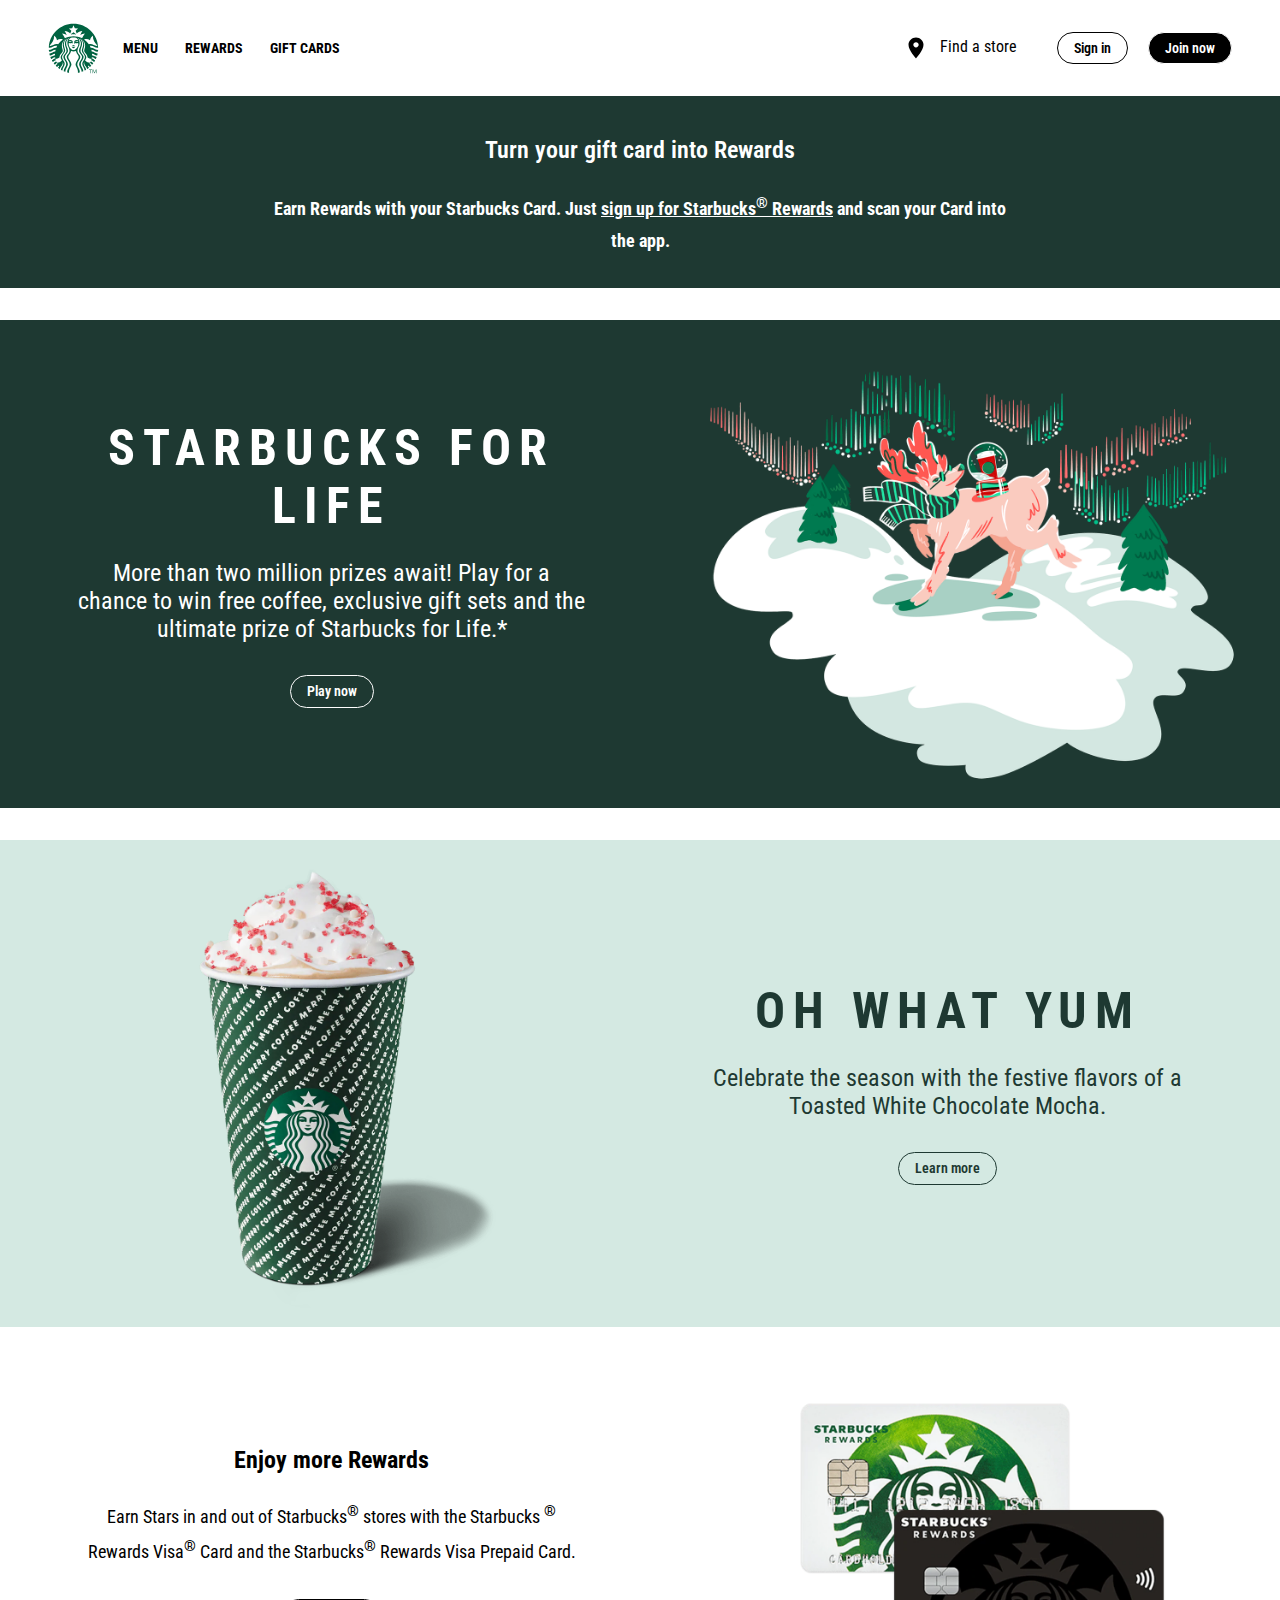
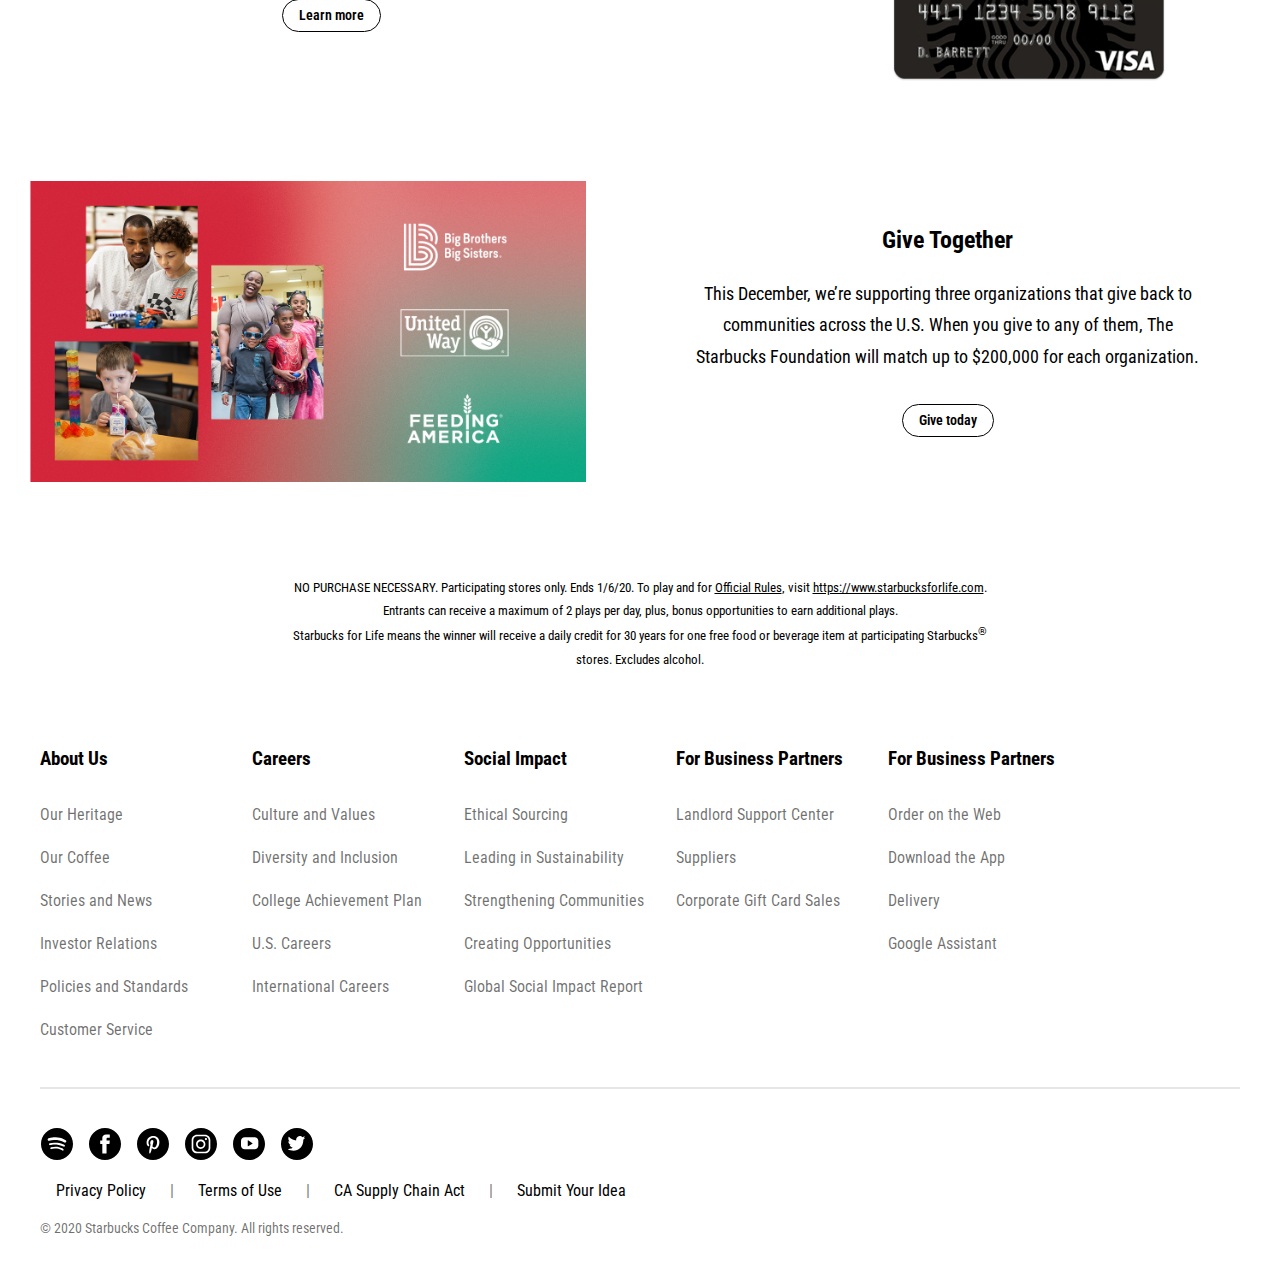
<file: starbucks.html>
<!DOCTYPE html>
<html lang="en">

<head>
    <meta charset="UTF-8">
    <meta name="viewport" content="width=device-width, initial-scale=1.0">
    <meta http-equiv="X-UA-Compatible" content="ie=edge">
    <title>Starbucks</title>
    <link rel="icon" type="image/png" href="https://www.starbucks.com/home/icons/pwa-icon-192.png" sizes="192x192">
    <!--<link rel="stylesheet" href="less/main.css">-->
    <style>
        @import url("less/header.css");
        @import url("less/footer.css");
        @import url("less/section.css");
    </style>
    <link rel="stylesheet" href="media/media.css">
    <link href="https://fonts.googleapis.com/css?family=Roboto+Condensed&display=swap" rel="stylesheet">
</head>

<body>
    <header class="header">
        <div class="header-wraper">
            <div class="header-logo">
                <a href=""> <svg xmlns="http://www.w3.org/2000/svg" width="100%" height="100%" viewBox="0 0 62 62">
                        <circle fill="#fff" cx="31" cy="31" r="30.002"></circle>
                        <path fill="#006341"
                            d="M34.017 13.969c-.263-.047-1.531-.26-3.017-.26s-2.754.212-3.017.26c-.151.027-.209-.121-.094-.207.104-.077 3.11-2.365 3.11-2.365l3.109 2.365c.117.086.06.234-.091.207zm-5.194 14.856s-.159.057-.201.197c.63.484 1.064 1.585 2.378 1.585s1.748-1.101 2.377-1.585c-.041-.141-.2-.197-.2-.197s-.823.194-2.177.194-2.177-.194-2.177-.194zm2.177-1.853c-.365 0-.445-.138-.694-.137-.237.001-.697.19-.797.363.007.088.039.167.103.237.532.08.772.376 1.389.376s.856-.296 1.389-.376c.062-.07.096-.148.103-.237-.099-.173-.56-.361-.798-.363-.25-.002-.331.137-.695.137zm29.956 5.673c-.038.717-.102 1.428-.19 2.131-3.396.562-4.61-2.464-8.089-2.312.208.738.377 1.49.507 2.258 2.869-.002 4.025 2.68 7.217 2.285-.168.82-.37 1.629-.603 2.426-2.524.248-3.413-2.26-6.334-2.191.024.416.037.836.037 1.26l-.012.701 5.672 2.164c-.297.807-.629 1.596-.991 2.369-1.705-.094-2.293-2.281-4.887-2.107-.078.561-.177 1.115-.295 1.662 2.253-.158 2.738 1.916 4.352 2.084-.411.75-.854 1.48-1.325 2.191-.956-.512-1.785-2.057-3.598-2.152.186-.574.349-1.156.487-1.748-1.608 0-3.447-.627-4.989-2.031.5-2.846-3.917-5.744-3.917-7.828 0-2.264 1.145-3.517 1.145-6.569 0-2.265-1.1-4.722-2.759-6.401-.321-.326-.65-.59-1.028-.827 1.524 1.886 2.694 4.122 2.694 6.712 0 2.874-1.337 4.391-1.337 7.044 0 2.652 3.88 4.947 3.88 7.682 0 1.076-.344 2.127-1.478 4.191 1.742 1.74 4.011 2.689 5.475 2.689.475 0 .73-.145.9-.518.146-.322.285-.648.416-.977 1.577.061 2.299 1.494 3.172 2.066-.479.643-.982 1.264-1.509 1.865-.585-.648-1.371-1.738-2.522-2.041-.206.4-.424.795-.653 1.182.991.27 1.669 1.27 2.194 1.928-.566.586-1.155 1.148-1.768 1.688-.383-.596-.979-1.352-1.647-1.76-.247.334-.504.66-.769.977.568.385 1.069 1.078 1.396 1.643-.708.568-1.44 1.107-2.198 1.611-.374-3.047-4.533-5.135-3.412-8.67-.368.623-.807 1.402-.807 2.34 0 2.559 2.726 4.59 2.943 7.133-.565.338-1.143.656-1.732.957-.098-2.795-2.984-5.854-2.984-8.148 0-2.561 3.354-5.133 3.354-8.156 0-3.025-3.87-5.119-3.87-7.775 0-2.654 1.646-4.181 1.646-7.583 0-2.492-1.184-5.014-3.013-6.625-.324-.286-.643-.513-1.026-.712 1.725 2.069 2.725 3.946 2.725 6.794 0 3.199-1.886 4.975-1.886 8.107 0 3.133 3.798 4.875 3.798 7.795s-3.535 5.381-3.535 8.381c0 2.729 3.116 5.453 3.162 8.691-.681.297-1.375.568-2.081.814.396-3.271-3.111-6.645-3.111-9.314 0-2.918 3.667-5.426 3.667-8.572 0-3.148-3.728-4.611-3.728-7.842 0-3.229 2.287-5.017 2.287-8.585 0-2.781-1.373-5.282-3.379-6.832l-.127-.096c-.189-.14-.345.029-.211.195 1.42 1.773 2.179 3.566 2.179 6.221 0 3.264-2.627 5.916-2.627 9.078 0 3.732 3.528 4.799 3.528 7.861 0 3.061-3.783 5.51-3.783 8.76 0 3.014 3.58 6.359 2.966 9.838-.718.186-1.446.348-2.185.48.672-4.332-2.84-7.443-2.84-10.277 0-3.068 3.918-5.803 3.918-8.801 0-2.828-2.812-3.752-3.182-6.645-.051-.395-.368-.688-.805-.615-.571.104-1.303.48-2.453.48s-1.882-.377-2.454-.48c-.436-.072-.753.221-.804.615-.369 2.893-3.183 3.816-3.183 6.645 0 2.998 3.919 5.732 3.919 8.801 0 2.834-3.512 5.945-2.841 10.277-.738-.133-1.467-.295-2.185-.48-.614-3.479 2.967-6.824 2.967-9.838 0-3.25-3.784-5.699-3.784-8.76 0-3.062 3.529-4.129 3.529-7.861 0-3.162-2.628-5.813-2.628-9.078 0-2.654.759-4.447 2.18-6.221.133-.166-.022-.335-.212-.195l-.126.096c-2.004 1.546-3.376 4.047-3.376 6.828 0 3.568 2.287 5.356 2.287 8.585 0 3.23-3.728 4.693-3.728 7.842 0 3.146 3.667 5.654 3.667 8.572 0 2.67-3.507 6.043-3.11 9.314-.707-.246-1.401-.518-2.082-.814.047-3.238 3.161-5.963 3.161-8.691 0-3-3.533-5.461-3.533-8.381s3.796-4.662 3.796-7.795c0-3.132-1.885-4.908-1.885-8.107 0-2.848.999-4.725 2.724-6.794-.384.199-.702.426-1.025.712-1.829 1.611-3.012 4.133-3.012 6.625 0 3.402 1.646 4.929 1.646 7.583 0 2.656-3.87 4.75-3.87 7.775 0 3.023 3.354 5.596 3.354 8.156 0 2.295-2.888 5.354-2.985 8.148-.589-.301-1.167-.619-1.732-.957.218-2.543 2.943-4.574 2.943-7.133 0-.938-.438-1.717-.807-2.34 1.121 3.535-3.038 5.623-3.412 8.67-.758-.504-1.491-1.043-2.198-1.611.326-.564.827-1.258 1.396-1.643-.266-.316-.522-.643-.769-.977-.669.408-1.266 1.164-1.648 1.76-.611-.539-1.201-1.102-1.767-1.688.525-.658 1.203-1.658 2.194-1.928-.229-.387-.447-.781-.653-1.182-1.151.303-1.938 1.393-2.522 2.041-.527-.602-1.031-1.223-1.509-1.865.873-.572 1.595-2.006 3.171-2.066.132.328.271.654.417.977.17.373.426.518.9.518 1.464 0 3.732-.949 5.475-2.689-1.134-2.064-1.478-3.115-1.478-4.191 0-2.734 3.88-5.029 3.88-7.682 0-2.653-1.337-4.17-1.337-7.044 0-2.59 1.17-4.826 2.694-6.712-.378.237-.707.501-1.028.827-1.659 1.68-2.759 4.136-2.759 6.401 0 3.052 1.146 4.305 1.146 6.569 0 2.084-4.418 4.982-3.918 7.828-1.542 1.404-3.381 2.031-4.99 2.031.14.592.303 1.174.487 1.748-1.812.096-2.641 1.641-3.598 2.152-.472-.711-.914-1.441-1.325-2.191 1.613-.168 2.099-2.242 4.353-2.084-.118-.547-.218-1.102-.296-1.662-2.594-.174-3.182 2.014-4.887 2.107-.362-.773-.694-1.562-.991-2.369l5.673-2.164-.012-.701c0-.424.013-.844.036-1.26-2.921-.068-3.81 2.439-6.334 2.191-.232-.797-.435-1.605-.602-2.426 3.19.395 4.347-2.287 7.217-2.285.13-.768.299-1.52.506-2.258-3.479-.151-4.693 2.875-8.088 2.312-.089-.703-.152-1.414-.19-2.131 3.947.441 5.427-2.804 9.021-2.407.339-.859.733-1.69 1.177-2.49-4.506-.792-6.036 2.976-10.23 2.397.453-16.171 13.706-29.143 29.989-29.143s29.536 12.972 29.989 29.147c-4.195.579-5.725-3.188-10.23-2.397.443.8.837 1.631 1.177 2.49 3.592-.398 5.072 2.848 9.02 2.407zm-42.852-12.583c-2.209-.903-4.883-.695-7.167.772-.354-2.125-1.507-4.013-3.149-5.152-.227-.157-.463-.008-.442.255.347 4.49-2.278 8.389-5.506 11.816 3.327 1 6.159-3.284 10.474-1.789 1.548-2.305 3.514-4.308 5.79-5.902zm12.896-2.716c-2.785 0-5.118 1.575-5.729 3.61-.047.156.017.257.197.176.501-.225 1.071-.333 1.69-.333 1.136 0 2.137.417 2.729 1.143.262.864.284 2.115-.012 2.829-.468-.105-.636-.467-1.093-.467s-.811.321-1.586.321c-.774 0-.865-.366-1.374-.366-.599 0-.709.617-.709 1.313 0 3.103 2.852 7.373 5.886 7.373 3.033 0 5.885-4.27 5.885-7.373 0-.696-.143-1.292-.769-1.373-.312.225-.599.426-1.313.426-.775 0-.989-.321-1.445-.321-.551 0-.496 1.162-1.15 1.227-.436-1.048-.457-2.392-.095-3.589.593-.726 1.593-1.143 2.729-1.143.619 0 1.193.109 1.689.333.181.081.244-.021.197-.176-.61-2.035-2.942-3.61-5.727-3.61zm4.434 4.452c-.668 0-1.451.205-1.943.753-.051.149-.051.371.021.519 1.211-.415 2.279-.431 2.795.146.275-.25.363-.475.363-.736 0-.403-.41-.682-1.236-.682zm-9.741 1.418c.584-.585 1.815-.56 3.094-.088.056-.636-1.083-1.331-2.221-1.331-.827 0-1.236.279-1.236.683 0 .261.088.487.363.736zm19.194-10.504c-2.199.157-4.109.912-5.654 2.17.656-1.86 1.489-3.487 2.545-5.064-2.8.297-5.141 1.321-6.849 3.071l-1.337-3.505 2.968-2.621-3.974-.281-1.586-3.696-1.587 3.696-3.974.281 2.968 2.621-1.336 3.505c-1.709-1.75-4.05-2.774-6.848-3.071 1.054 1.578 1.887 3.205 2.543 5.064-1.544-1.259-3.454-2.014-5.653-2.17 1.319 1.696 2.488 3.504 3.354 5.448.098.219.308.291.535.178 3.012-1.497 6.406-2.339 9.997-2.339s6.984.843 9.998 2.339c.227.113.437.041.534-.178.867-1.944 2.036-3.752 3.356-5.448zm4.801 13.254c4.313-1.495 7.146 2.788 10.473 1.789-3.228-3.427-5.852-7.326-5.505-11.816.021-.263-.216-.413-.442-.255-1.643 1.139-2.796 3.027-3.149 5.152-2.285-1.467-4.958-1.676-7.167-.772 2.273 1.592 4.24 3.595 5.79 5.902z">
                        </path>
                        <g fill="#006341">
                            <path
                                d="M53.595 57.01h-1.526v4.105h-.547v-4.105h-1.522v-.51h3.595v.51zM54.236 56.5h.811l1.57 3.618h.011l1.574-3.618h.798v4.615h-.551v-3.869h-.012l-1.653 3.869h-.333l-1.659-3.869h-.011v3.869h-.545v-4.615z">
                            </path>
                        </g>
                    </svg></a>
            </div>
            <div class="header-menu">
                <nav class="menu-nav">
                    <ul>
                        <li>
                            <a href="menu.html">MENU</a>
                        </li>
                        <li class="p-left">
                            <a href="">REWARDS</a>
                        </li>
                        <li class="p-left">
                            <a href="">GIFT CARDS</a>
                        </li>
                    </ul>
                </nav>
                <div class="menu-entrance">
                    <div class="entrance-in_now">
                        <a href="" class="in-button button">Sign in</a>
                        <a href="" class="now-button button">Join now</a>
                    </div>
                    <a href="" class="findStore"><svg viewBox="0 0 24 24"> 
                            <path
                                d="M12,11.475 C10.5214286,11.475 9.32142857,10.299 9.32142857,8.85 C9.32142857,7.401 10.5214286,6.225 12,6.225 C13.4785714,6.225 14.6785714,7.401 14.6785714,8.85 C14.6785714,10.299 13.4785714,11.475 12,11.475 M12,1.5 C7.85357143,1.5 4.5,4.7865 4.5,8.85 C4.5,14.3625 12,22.5 12,22.5 C12,22.5 19.5,14.3625 19.5,8.85 C19.5,4.7865 16.1464286,1.5 12,1.5">
                            </path>
                        </svg> Find a store</a>
                </div>
            </div>
            <span class="head-menu_button">
                <span class="menu-button">
                    <button>
                        <svg viewBox="0 0 24 24" class="valign-middle absoluteCenter" preserveAspectRatio="xMidYMid meet" aria-hidden="true" focusable="false" style="width: 24px; height: 24px; overflow: visible;"><path d="M21,12.9H3c-0.5,0-0.9-0.4-0.9-0.9s0.4-0.9,0.9-0.9h18c0.5,0,0.9,0.4,0.9,0.9S21.5,12.9,21,12.9z"></path><path d="M21,6.9H3C2.5,6.9,2.1,6.5,2.1,6S2.5,5.1,3,5.1h18c0.5,0,0.9,0.4,0.9,0.9S21.5,6.9,21,6.9z"></path><path d="M21,18.9H3c-0.5,0-0.9-0.4-0.9-0.9s0.4-0.9,0.9-0.9h18c0.5,0,0.9,0.4,0.9,0.9S21.5,18.9,21,18.9z"></path><circle class="sb-icon-hover" fill="transparent" cx="50%" cy="50%" r="75%"></circle></svg>
                    </button>
                </span>
            </span>
        </div>
    </header>
    <section class="wraper-title">
        <div class="title">
            <div class="title2">
                <div class="title-h1">
                    <h1><span>Turn your gift card into Rewards</span></h1>
                </div>
                <div class="title-text">
                    <p>Earn Rewards with your Starbucks Card. Just <a href="">sign up for Starbucks<sup>®</sup>
                            Rewards</a> and scan your Card into the app.</p>
                </div>
            </div>
        </div>
    </section>
    <section class="wraper-item item">
        <div class="item-img">
            <img src="images/deer.png" alt="deer">
        </div>
        <div class="item-text">
            <div class="text-wraper">
                <h2><span>STARBUCKS FOR LIFE</span></h2>
                <div class="text">More than two million prizes await! Play for a chance to win free coffee, exclusive gift sets and the ultimate prize of Starbucks for Life.*</div>
                <a href="" class="button play_now">Play now</a>
            </div>
        </div>
    </section>
    <section class="wraper-item item2">
        <div class="item-img">
            <img src="images/logo-coffee.webp" alt="coffee">
        </div>
        <div class="item-text">
            <div class="text-wraper">
                <h2><span>OH WHAT YUM</span></h2>
                <div class="text">Celebrate the season with the festive flavors of a Toasted White Chocolate Mocha.
                </div>
                <a href="" class="button learn">Learn more</a>
            </div>
        </div>
    </section>
    <section class="wraper-item item3 item4">
        <div class="item-img">
            <img src="images/logo-card.webp" alt="coffee">
        </div>
        <div class="item-text">
            <div class="text-wraper">
                <h2><span>Enjoy more Rewards</span></h2>
                <div class="text">Earn Stars in and out of Starbucks<sup>®</sup> stores with the Starbucks
                    <sup>®</sup> Rewards Visa<sup>®</sup> Card and the Starbucks<sup>®</sup> Rewards Visa
                    <sup></sup> Prepaid Card.</div>
                <a href="" class="button give_today">Learn more</a>
            </div>
        </div>
    </section>
    <section class="wraper-item item4">
        <div class="item-img">
            <img src="images/live-starbucks.png" alt="starbucks">
        </div>
        <div class="item-text">
            <div class="text-wraper">
                <h2><span>Give Together</span></h2>
                <div class="text">This December, we’re supporting three organizations that give back to communities across the U.S. When you give to any of them, The Starbucks Foundation will match up to $200,000 for each organization.</div>
                <a href="stories.html" class="button give_today">Give today</a>
            </div>
        </div>
    </section>
    <section class="wraper-site">
        <div class="wraper-site2">
            <div class="site-text">
                <div class="text-info">
                    <p>NO PURCHASE NECESSARY. Participating stores only. Ends 1/6/20. To play and for <u>Official
                            Rules</u>, visit <a href="https://www.starbucksforlife.com/">https://www.starbucksforlife.com</a>.<br> Entrants can receive a maximum of 2 plays per day, plus, bonus opportunities to earn additional plays.
                        <br> Starbucks for Life means the winner will receive a daily credit for 30 years for one free food or beverage item at participating Starbucks<sup>®</sup> stores. Excludes alcohol.</p>
                </div>
            </div>
        </div>
    </section>
    <footer>
        <div class="footer-menu">
            <div class="menu-hidden">
                <div class="between">
                    <h3>About Us</h3>
                    <label class="checke_option">
                        <input class="check_input" type="checkbox">
                        <span class="check_box"></span>
                    </label>
                </div>
                <div class="between-content">
                    <div class="content">
                        <ul>
                            <li><a href="">Our Heritage</a></li>
                            <li><a href="">Our Coffee</a></li>
                            <li><a href="">Stories and News</a></li>
                            <li><a href="">Investor Relations</a></li>
                            <li><a href="">Policies and Standards</a></li>
                            <li><a href="">Customer Service</a></li>
                        </ul>
                    </div>
                </div>
            </div>
            <div class="menu-decstop">
                <h3>About Us</h3>
                <ul class="decstop-ul">
                    <li><a href="">Our Heritage</a></li>
                    <li><a href="">Our Coffee</a></li>
                    <li><a href="">Stories and News</a></li>
                    <li><a href="">Investor Relations</a></li>
                    <li><a href="">Policies and Standards</a></li>
                    <li><a href="">Customer Service</a></li>
                </ul>
            </div>
            <div class="menu-hidden">
                <div class="between">
                    <h3>Careers</h3>
                    <label class="checke_option">
                        <input class="check_input" type="checkbox">
                        <span class="check_box"></span>
                    </label>
                </div>
                <div class="between-content">
                    <div class="content">
                        <ul>
                            <li><a href="">Culture and Values</a></li>
                            <li><a href="">Diversity and Inclusion</a></li>
                            <li><a href="">College Achievement Plan</a></li>
                            <li><a href="">U.S. Careers</a></li>
                            <li><a href="">International Careers</a></li>
                        </ul>
                    </div>
                </div>
            </div>
            <div class="menu-decstop mp">
                <h3>Careers</h3>
                <ul class="decstop-ul">
                    <li><a href="">Culture and Values</a></li>
                    <li><a href="">Diversity and Inclusion</a></li>
                    <li><a href="">College Achievement Plan</a></li>
                    <li><a href="">U.S. Careers</a></li>
                    <li><a href="">International Careers</a></li>
                </ul>
            </div>
            <div class="menu-hidden">
                <div class="between">
                    <h3>Social Impact</h3>
                    <label class="checke_option">
                        <input class="check_input" type="checkbox">
                        <span class="check_box"></span>
                    </label>
                </div>
                <div class="between-content">
                    <div class="content">
                        <ul>
                            <li><a href="">Ethical Sourcing</a></li>
                            <li><a href="">Leading in Sustainability</a></li>
                            <li><a href="">Strengthening Communities</a></li>
                            <li><a href="">Creating Opportunities</a></li>
                            <li><a href="">Global Social Impact Report</a></li>
                        </ul>
                    </div>
                </div>
            </div>
            <div class="menu-decstop mp">
                <h3>Social Impact</h3>
                <ul class="decstop-ul">
                    <li><a href="">Ethical Sourcing</a></li>
                    <li><a href="">Leading in Sustainability</a></li>
                    <li><a href="">Strengthening Communities</a></li>
                    <li><a href="">Creating Opportunities</a></li>
                    <li><a href="">Global Social Impact Report</a></li>
                </ul>
            </div>
            <div class="menu-hidden">
                <div class="between">
                    <h3>For Business Partners</h3>
                    <label class="checke_option">
                        <input class="check_input" type="checkbox">
                        <span class="check_box"></span>
                    </label>
                </div>
                <div class="between-content">
                    <div class="content">
                        <ul>
                            <li><a href="">Landlord Support Center</a></li>
                            <li><a href="">Suppliers</a></li>
                            <li><a href="">Corporate Gift Card Sales</a></li>
                        </ul>
                    </div>
                </div>
            </div>
            <div class="menu-decstop mp">
                <h3>For Business Partners</h3>
                <ul class="decstop-ul">
                    <li><a href="">Landlord Support Center</a></li>
                    <li><a href="">Suppliers</a></li>
                    <li><a href="">Corporate Gift Card Sales</a></li>
                </ul>
            </div>
            <div class="menu-hidden">
                <div class="between between-last">
                    <h3>For Business Partners</h3>
                    <label class="checke_option">
                        <input class="check_input" type="checkbox">
                        <span class="check_box"></span>
                    </label>
                </div>
                <div class="between-content">
                    <div class="content">
                        <ul>
                            <li><a href="">Order on the Web</a></li>
                            <li><a href="">Download the App</a></li>
                            <li><a href="">Delivery</a></li>
                            <li><a href="">Google Assistant</a></li>
                        </ul>
                    </div>
                </div>
            </div>
            <div class="menu-decstop mp">
                <h3>For Business Partners</h3>
                <ul class="decstop-ul">
                    <li><a href="">Order on the Web</a></li>
                    <li><a href="">Download the App</a></li>
                    <li><a href="">Delivery</a></li>
                    <li><a href="">Google Assistant</a></li>
                </ul>
            </div>
        </div>
        <nav class="icon">
            <ul class="icon-svg">
                <li>
                    <a href=""><svg viewBox="0 0 24 24" style="width:32px;height:32px;overflow:visible">
                            <path
                                d="M12,0 C18.6274131,0 24,5.37261901 24,12.0000716 C24,18.627381 18.6274131,24 12,24 C5.37258694,24 0,18.627381 0,12.0000716 C0,5.37261901 5.37258694,0 12,0 Z M11.0669976,14 C9.95068692,14.0009568 8.6027256,14.1878544 7.49869423,14.4956294 C7.1391459,14.5957759 6.94143571,14.9349663 7.01538732,15.323911 C7.08630361,15.6969088 7.39839046,15.9206437 7.74883281,15.8300653 C8.54008748,15.6259451 9.33810265,15.4781174 10.1468794,15.4098647 C11.1130794,15.3282166 12.0741744,15.3684028 13.0286469,15.5672606 C14.1176396,15.7941848 15.1397171,16.2280998 16.0883949,16.8908526 C16.3912378,17.1024678 16.747061,16.996421 16.9174532,16.6588253 C17.0846722,16.3276084 16.9922326,15.9219194 16.6909074,15.7184371 C16.4242125,15.5382372 16.1546202,15.3615456 15.8770258,15.205585 C14.3588102,14.3530642 12.7453957,14.0017542 11.0669976,14 Z M10.1375115,11.0003442 L9.77055252,11.0048078 C8.68426674,11.0479717 7.61755495,11.2034929 6.57584646,11.49243 C6.14064634,11.6131584 5.91075895,11.9889467 6.03234638,12.3691822 C6.15507681,12.7528185 6.57698947,12.9458793 7.02147652,12.8358765 C7.38895345,12.7448397 7.75828776,12.6556341 8.1321941,12.5915421 C9.5848138,12.3422374 11.0434343,12.3367438 12.5037693,12.5345134 C14.0365424,12.7419621 15.4914481,13.1568596 16.8266238,13.8930018 C17.2083883,14.103459 17.6680202,13.9939794 17.8937642,13.6477519 C18.1073637,13.320098 17.9912056,12.8938209 17.614156,12.6938277 C17.2519655,12.5018134 16.8857744,12.313069 16.5065817,12.1523159 C14.6039028,11.3459341 12.5917809,11.001407 10.504792,11.0032382 C10.2600455,11.0032382 10.0148704,10.9949978 9.77055252,11.0048078 Z M11.0635356,7.01538228 C10.2184059,6.97905829 9.3745573,7.0079312 8.53227456,7.09284241 C7.5586031,7.1912587 6.59774312,7.36511712 5.66051317,7.67557859 C5.1689799,7.83857086 4.89609567,8.38560397 5.0370218,8.90997339 C5.18164902,9.44769266 5.68015742,9.75008213 6.17923521,9.59003924 C7.37155569,9.20770594 8.59405429,9.0489049 9.83078786,9.00947629 C11.1386962,8.96771922 12.4379213,9.07187905 13.7249043,9.33685791 C15.0971547,9.61953308 16.4163087,10.0659767 17.6311204,10.8388705 C17.7602315,10.9209876 17.918809,10.947532 18.0638633,11 C18.0668526,10.9917728 18.0701267,10.9835455 18.0732584,10.9753183 C18.1337569,10.9681777 18.195252,10.9664702 18.2544694,10.9528099 C18.6473544,10.8626208 18.9228009,10.5436216 18.9889935,10.1064919 C19.0467875,9.72508998 18.8742597,9.30969253 18.5354676,9.11099719 C18.0779559,8.84244802 17.6178819,8.57219131 17.1390177,8.35455782 C15.1965147,7.47176064 13.154794,7.1054161 11.0635356,7.01538228 Z">
                            </path>
                            <circle class="sb-icon-hover" fill="transparent" cx="50%" cy="50%" r="75%"></circle>
                        </svg></a>
                </li>
                <li>
                    <a href=""><svg viewBox="0 0 24 24" style="width:32px;height:32px;overflow:visible">
                            <path
                                d="M11.9997802,0 C18.6169827,0 24,5.38345699 24,12.0002198 C24,18.6169827 18.6169827,24 11.9997802,24 C5.38301731,24 0,18.6169827 0,12.0002198 C0,5.38345699 5.38301731,0 11.9997802,0 Z M15.4043684,4.8 L12.7777895,4.8 C11.2364211,4.8 9.98636842,5.96104896 9.98636842,7.39365487 L9.98636842,9.44903723 L8.59515789,9.44903723 C8.48763158,9.44903723 8.4,9.53002017 8.4,9.6303686 L8.4,11.7623327 C8.4,11.862241 8.48763158,11.9432239 8.59515789,11.9432239 L9.98636842,11.9432239 L9.98636842,19.0186686 C9.98636842,19.1190171 10.074,19.2 10.1815263,19.2 L12.9639474,19.2 C13.0719474,19.2 13.1591053,19.1190171 13.1591053,19.0186686 L13.1591053,11.9432239 L15.1765263,11.9432239 C15.2778947,11.9432239 15.3626842,11.8714836 15.3707368,11.7772969 L15.5649474,9.64533284 C15.5748947,9.53970292 15.4844211,9.44903723 15.3702632,9.44903723 L13.1591053,9.44903723 L13.1591053,7.93632863 C13.1591053,7.58202824 13.4688947,7.29462681 13.8502105,7.29462681 L15.4043684,7.29462681 C15.5123684,7.29462681 15.6,7.21320374 15.6,7.11329543 L15.6,4.98133138 C15.6,4.88142307 15.5123684,4.8 15.4043684,4.8 Z">
                            </path>
                            <circle class="sb-icon-hover" fill="transparent" cx="50%" cy="50%" r="75%"></circle>
                        </svg></a>
                </li>
                <li>
                    <a href=""><svg viewBox="0 0 24 24" style="width:32px;height:32px;overflow:visible">
                            <path
                                d="M11.9997802,0 C18.6169827,0 24,5.38345699 24,12.0002198 C24,18.6169827 18.6169827,24 11.9997802,24 C5.38301731,24 0,18.6169827 0,12.0002198 C0,5.38345699 5.38301731,0 11.9997802,0 Z M16.7437635,9.80095875 C16.4076853,7.09999459 13.974973,5.72453915 11.3823151,6.04599103 C9.33308638,6.29999351 7.2896388,8.13734924 7.20446304,10.7614723 C7.15898457,12.1352202 7.45420918,13.2152643 8.40655904,13.7079011 C8.73839766,13.8799397 9.11455851,13.647282 9.1538704,13.2438663 C9.21707776,12.5937053 8.71874171,12.2918906 8.62315986,11.6344724 C8.11827183,8.17406221 12.2275208,5.81162572 14.3781126,8.22870476 C15.8661833,9.90298663 14.8864693,15.0504856 12.4865168,14.5160131 C10.1875419,14.0041661 13.6123015,9.9059749 11.7765903,9.10213176 C10.2854362,8.44855564 9.49303183,11.1017076 10.2002605,12.420386 C9.82795373,14.4553941 9.06985087,16.3845322 9.18046374,18.814845 C9.19780722,19.1905125 9.62831098,19.3377913 9.8410577,19.0449414 C10.5737235,18.0396038 10.8832083,16.5651088 11.1456729,15.0398132 C11.7349659,15.4359717 12.0506173,15.8487791 12.8017828,15.9128133 C15.5732712,16.14974 17.121466,12.8489885 16.7437635,9.80095875 Z">
                            </path>
                            <circle class="sb-icon-hover" fill="transparent" cx="50%" cy="50%" r="75%"></circle>
                        </svg></a>
                </li>
                <li>
                    <a href=""><svg viewBox="0 0 24 24"  style="width:32px;height:32px;overflow:visible">
                            <path
                                d="M11.9997802,0 C18.6169827,0 24,5.38345699 24,12.0002198 C24,18.6169827 18.6169827,24 11.9997802,24 C5.38301731,24 0,18.6169827 0,12.0002198 C0,5.38345699 5.38301731,0 11.9997802,0 Z M15,5 L9,5 C6.790861,5 5,6.790861 5,9 L5,9 L5,15 C5,17.209139 6.790861,19 9,19 L9,19 L15,19 C17.209139,19 19,17.209139 19,15 L19,15 L19,9 C19,6.790861 17.209139,5 15,5 L15,5 Z M14.7647059,6.23529412 C16.4215601,6.23529412 17.7647059,7.57843987 17.7647059,9.23529412 L17.7647059,9.23529412 L17.7647059,14.7647059 L17.7596132,14.9409787 C17.6683668,16.5157859 16.3623868,17.7647059 14.7647059,17.7647059 L14.7647059,17.7647059 L9.23529412,17.7647059 L9.05902133,17.7596132 C7.48421408,17.6683668 6.23529412,16.3623868 6.23529412,14.7647059 L6.23529412,14.7647059 L6.23529412,9.23529412 L6.24038681,9.05902133 C6.33163324,7.48421408 7.63761323,6.23529412 9.23529412,6.23529412 L9.23529412,6.23529412 Z M11.7941176,8.70588235 C9.86112102,8.70588235 8.29411765,10.2728857 8.29411765,12.2058824 C8.29411765,14.138879 9.86112102,15.7058824 11.7941176,15.7058824 C13.7271143,15.7058824 15.2941176,14.138879 15.2941176,12.2058824 C15.2941176,10.2728857 13.7271143,8.70588235 11.7941176,8.70588235 Z M11.7941176,9.94117647 C13.0448802,9.94117647 14.0588235,10.9551198 14.0588235,12.2058824 C14.0588235,13.4566449 13.0448802,14.4705882 11.7941176,14.4705882 C10.5433551,14.4705882 9.52941176,13.4566449 9.52941176,12.2058824 C9.52941176,10.9551198 10.5433551,9.94117647 11.7941176,9.94117647 Z M15.7058824,7.47058824 C15.2510596,7.47058824 14.8823529,7.83929491 14.8823529,8.29411765 C14.8823529,8.74894038 15.2510596,9.11764706 15.7058824,9.11764706 C16.1607051,9.11764706 16.5294118,8.74894038 16.5294118,8.29411765 C16.5294118,7.83929491 16.1607051,7.47058824 15.7058824,7.47058824 Z">
                            </path>
                            <circle class="sb-icon-hover" fill="transparent" cx="50%" cy="50%" r="75%"></circle>
                        </svg></a>
                </li>
                <li>
                    <a href=""><svg viewBox="0 0 24 24"  style="width:32px;height:32px;overflow:visible">
                            <path
                                d="M11.9997802,0 C18.6169827,0 24,5.38345699 24,12.0002198 C24,18.6169827 18.6169827,24 11.9997802,24 C5.38301731,24 0,18.6169827 0,12.0002198 C0,5.38345699 5.38301731,0 11.9997802,0 Z M16.1700158,7 L8.82998416,7 C7.26701245,7 6,8.25308368 6,9.79887301 L6,13.201127 C6,14.7469163 7.26701245,16 8.82998416,16 L16.1700158,16 C17.7329875,16 19,14.7469163 19,13.201127 L19,9.79887301 C19,8.25308368 17.7329875,7 16.1700158,7 Z M11.3262463,9.28078768 L14.5709798,11.3486057 C14.7141036,11.4390048 14.689657,11.6696954 14.5443107,11.7571306 L11.3218015,13.7217059 C11.1822335,13.8056832 11.0555556,13.6925608 11.0555556,13.5162084 L11.0555556,9.4838152 C11.0555556,9.30499291 11.1857894,9.19236451 11.3262463,9.28078768 Z">
                            </path>
                            <circle class="sb-icon-hover" fill="transparent" cx="50%" cy="50%" r="75%"></circle>
                        </svg></a>
                </li>
                <li>
                    <a href=""><svg viewBox="0 0 24 24"  style="width:32px;height:32px;overflow:visible">
                            <path
                                d="M11.9997256,5.63636363e-05 C18.6169281,5.63636363e-05 23.9999455,5.38351336 23.9999455,12.0002762 C23.9999455,18.6170391 18.6169281,24.0000564 11.9997256,24.0000564 C5.38296277,24.0000564 -5.4545455e-05,18.6170391 -5.4545455e-05,12.0002762 C-5.4545455e-05,5.38351336 5.38296277,5.63636363e-05 11.9997256,5.63636363e-05 Z M13.9328526,6.00566601 C13.5495281,6.03127502 13.1735596,6.14210744 12.8335533,6.32472904 C12.4927297,6.50777046 12.1882769,6.76218124 11.946758,7.0690695 C11.6958398,7.38645324 11.5111249,7.7613523 11.4167241,8.15892163 C11.3251839,8.5426369 11.3329485,8.92173415 11.3885264,9.30964762 C11.3971083,9.37388005 11.3913871,9.38269626 11.3349918,9.37388005 C9.19237982,9.04642063 7.41674584,8.25883873 5.9745796,6.57116325 C5.9120544,6.49769479 5.8781355,6.49769479 5.82705282,6.5766209 C5.19607955,7.54808386 5.50216697,9.10897377 6.2904749,9.8759845 C6.39550089,9.9780007 6.50297885,10.0804367 6.61944736,10.1736367 C6.57735523,10.1824529 6.0530426,10.124098 5.58553391,9.8759845 C5.5230087,9.83526198 5.49154177,9.85835207 5.48582051,9.93140071 C5.48009925,10.0363556 5.4890898,10.1329142 5.50298429,10.2471052 C5.62394808,11.2315825 6.28761427,12.1425914 7.19688598,12.497759 C7.3047726,12.544359 7.42410175,12.5855013 7.5401616,12.6056527 C7.33337891,12.6522527 7.12005763,12.6858382 6.52586389,12.6379788 C6.45189617,12.6232851 6.42369853,12.6614887 6.45189617,12.7341175 C6.89856313,13.983921 7.86218682,14.3558813 8.58347427,14.5678903 C8.67991837,14.5851029 8.77677113,14.5851029 8.87362389,14.6086128 C8.86749397,14.617429 8.86218137,14.617429 8.85646011,14.6262452 C8.6169845,15.0007245 7.78740177,15.2799046 7.40121671,15.4184451 C6.69831902,15.6711766 5.93289613,15.784528 5.18994963,15.7093802 C5.07102915,15.691328 5.04650946,15.6925874 5.0142252,15.7093802 C4.98153229,15.7299514 5.01013859,15.758919 5.0481441,15.7908253 C5.19894018,15.8932613 5.35218822,15.9839424 5.50870555,16.0712649 C5.98030086,16.3281946 6.47192058,16.5326468 6.98642534,16.6783243 C9.64190741,17.4319008 12.6333092,16.8781585 14.627577,14.8428722 C16.1935677,13.2446184 16.7424,11.0405645 16.7424,8.833572 C16.7424,8.74708913 16.8417047,8.69964949 16.9009607,8.65388914 C17.3083961,8.33944413 17.632056,7.96328561 17.9356914,7.54304602 C17.9906155,7.46747846 17.9987836,7.39862802 17.9998539,7.35648483 L17.9999455,7.31844244 C17.9999455,7.28317758 18.0043466,7.29367307 17.9512206,7.31844244 C17.5380639,7.5107199 17.0836323,7.62700997 16.6377827,7.70383699 C16.8494693,7.66731267 17.161278,7.27394155 17.2859197,7.11482985 C17.476356,6.87217402 17.634508,6.59551279 17.7231875,6.29660111 C17.7350387,6.27351103 17.7432119,6.24412364 17.7207355,6.22649121 C17.6921292,6.21473626 17.6737395,6.22061374 17.6512631,6.23236869 C17.1535134,6.50609118 16.6390087,6.70508575 16.0914023,6.84572538 C16.0460409,6.85706051 16.0125307,6.84572538 15.9839244,6.81633799 C15.9381543,6.76386052 15.8956535,6.71432179 15.8474315,6.67317945 C15.6173551,6.47166596 15.3705235,6.31381373 15.0918164,6.19752365 C14.7260644,6.04428943 14.3268022,5.97963719 13.9328526,6.00566601 Z">
                            </path>
                            <circle class="sb-icon-hover" fill="transparent" cx="50%" cy="50%" r="75%"></circle>
                        </svg></a>
                </li>
            </ul>
        </nav>
        <ul class="footer-www">
            <li class="span">
                <a href="" class="a">Privacy Policy</a>
            </li>
            <li class="span">
                <span>|</span>
                <a href=""> Terms of Use</a>
            </li>
            <li class="span">
                <span>|</span>
                <a href="">CA Supply Chain Act</a>
            </li>
            <li class="span">
                <span>|</span>
                <a href="">Submit Your Idea</a>
            </li>
        </ul>
        <p>© 2020 Starbucks Coffee Company. All rights reserved.</p>
    </footer>
</body>

</html>
</file>
<file: less/main.css>
body {
  font-family: 'Roboto Condensed', sans-serif;
  margin: 0;
}
body a.button {
  display: inline-block;
  background: none;
  border: 1px solid;
  border-radius: 25px;
  padding: 7px 16px;
  font-size: 14px;
  font-weight: 600;
  line-height: 1.2;
  text-decoration: none;
  transition: all 0.2s ease;
}
body a.button:hover {
  background-color: rgba(169, 169, 169, 0.212);
}
body .wraper-item {
  display: flex;
  flex-direction: row;
  margin-bottom: 32px;
}
body .wraper-item .item-img {
  display: flex;
  justify-content: center;
  align-items: center;
  width: 50%;
}
body .wraper-item .item-img img {
  max-width: 100%;
  height: auto;
}
body .wraper-item .item-text {
  padding: 32px 24px;
  display: flex;
  flex-direction: column;
  justify-content: center;
  align-items: center;
  width: 50%;
}
body .wraper-item .item-text .text-wraper {
  text-align: center;
  max-width: 83%;
}
body .wraper-item .item-text .text-wraper h2 {
  font-size: 50px;
  margin: 0;
  margin-bottom: 24px;
}
body .wraper-item .item-text .text-wraper h2 span {
  font-weight: bold;
}
body .wraper-item .item-text .text-wraper .text {
  font-size: 24px;
  text-align: center;
  margin-bottom: 32px;
}
body .header {
  width: 100%;
}
body .header .header-wraper {
  display: flex;
  flex-direction: row;
  align-items: center;
  padding: 0 48px;
  height: 99px;
}
body .header .header-wraper a {
  text-decoration: none;
  color: black;
}
body .header .header-wraper .header-logo {
  width: 51px;
  height: 51px;
}
body .header .header-wraper .header-logo svg {
  width: 51px;
  height: 51px;
}
body .header .header-wraper .header-menu {
  display: flex;
  flex-direction: row;
  align-items: center;
  justify-content: space-between;
  width: 100%;
  height: 100%;
}
body .header .header-wraper .header-menu .menu-nav {
  padding: 0 24px;
  display: block;
  flex-shrink: 0;
}
body .header .header-wraper .header-menu .menu-nav ul {
  list-style-type: none;
  font-weight: 700;
  font-size: 14px;
  margin: 0;
  padding: 0;
  display: block;
}
body .header .header-wraper .header-menu .menu-nav ul .p-left {
  padding-left: 24px;
}
body .header .header-wraper .header-menu .menu-nav ul a {
  padding: 40px 0;
  font-weight: 700;
}
body .header .header-wraper .header-menu .menu-nav ul a:hover {
  color: darkgreen;
}
body .header .header-wraper .header-menu .menu-nav ul li {
  display: inline-block;
}
body .header .header-wraper .header-menu .menu-entrance {
  display: flex;
  flex-direction: row-reverse;
  align-items: center;
}
body .header .header-wraper .header-menu .menu-entrance .entrance-in_now {
  font-weight: 600;
}
body .header .header-wraper .header-menu .menu-entrance .entrance-in_now .in-button {
  margin-right: 16px;
}
body .header .header-wraper .header-menu .menu-entrance .entrance-in_now .now-button {
  color: white;
  background-color: black;
}
body .header .header-wraper .header-menu .menu-entrance .entrance-in_now .now-button:hover {
  opacity: 0.8;
}
body .header .header-wraper .header-menu .menu-entrance a.findStore {
  min-width: 32px;
  min-height: 32px;
  margin-right: 40px;
  display: inline-block;
}
body .header .header-wraper .header-menu .menu-entrance a.findStore svg {
  padding-right: 8px;
  width: 24px;
  height: 32px;
  vertical-align: middle;
}
body .wraper-title {
  background-color: #1E3932;
  box-sizing: border-box;
  margin-bottom: 32px;
}
body .wraper-title .title {
  display: flex;
  justify-content: center;
  color: white;
  padding: 32px 24px;
}
body .wraper-title .title .title2 {
  max-width: 60%;
  text-align: center;
}
body .wraper-title .title .title2 .title-h1 h1 {
  margin: 0;
}
body .wraper-title .title .title2 .title-h1 h1 span {
  font-size: 24px;
}
body .wraper-title .title .title2 .title-text {
  padding-top: 24px;
}
body .wraper-title .title .title2 .title-text p {
  font-size: 18px;
  line-height: 1.75;
  font-weight: 700;
  margin: 0;
}
body .wraper-title .title .title2 .title-text p a {
  color: white;
}
body .item {
  flex-direction: row-reverse;
  background-color: #1E3932;
}
body .item .item-text .text-wraper {
  color: white;
}
body .item .item-text .text-wraper h2 {
  letter-spacing: 8px;
}
body .item .item-text .text-wraper a.play_now {
  border: 1px solid white;
  color: white;
}
body .item2 {
  background-color: #D4E9E2;
}
body .item2 .item-text .text-wraper {
  color: #1E3932;
}
body .item2 .item-text .text-wraper h2 {
  letter-spacing: 8px;
}
body .item2 .item-text .text-wraper a.learn {
  border: 1px solid #1E3932;
  color: #1E3932;
}
body .item3 {
  flex-direction: row-reverse;
}
body .item4 .item-text .text-wraper h2 {
  font-size: 24px;
}
body .item4 .item-text .text-wraper .text {
  font-size: 18px;
  line-height: 1.75;
}
body .item4 .item-text .text-wraper a.give_today {
  color: black;
}
body .wraper-site {
  box-sizing: border-box;
}
body .wraper-site .wraper-site2 {
  display: flex;
  justify-content: center;
  align-items: center;
  padding: 32px 40px;
  text-align: center;
}
body .wraper-site .wraper-site2 .site-text {
  max-width: 60%;
  box-sizing: inherit;
}
body .wraper-site .wraper-site2 .site-text .text-info {
  font-size: 13px;
  line-height: 1.8;
}
body .wraper-site .wraper-site2 .site-text .text-info p {
  margin: 0;
}
body .wraper-site .wraper-site2 .site-text .text-info p a {
  color: black;
}
body footer {
  padding: 24px 40px;
}
body footer .footer-menu {
  display: flex;
  margin-bottom: 32px;
  padding-bottom: 32px;
  border-bottom: 2px solid rgba(128, 128, 128, 0.2);
}
body footer .footer-menu .menu-decstop {
  width: 180px;
  max-width: 180px;
  display: inline-block;
}
body footer .footer-menu .menu-decstop h3 {
  margin-bottom: 24px;
  line-height: 1.411;
}
body footer .footer-menu .menu-decstop .decstop-ul {
  display: inline-block;
  margin: 0;
  padding: 0;
  list-style: none;
}
body footer .footer-menu .menu-decstop .decstop-ul a {
  color: rgba(0, 0, 0, 0.56);
  text-decoration: none;
  padding: 8px 0;
  margin-bottom: 8px;
  display: block;
}
body footer .footer-menu .menu-decstop .decstop-ul a:hover {
  color: black;
}
body footer .footer-menu .mp {
  margin-left: 32px;
}
body footer .footer-menu .menu-hidden {
  display: none;
}
body footer .footer-menu .menu-hidden .between {
  display: flex;
  justify-content: space-between;
  align-items: center;
  padding: 8px 0;
  margin-bottom: 16px;
  cursor: pointer;
}
body footer .footer-menu .menu-hidden .between h3 {
  margin: 0;
}
body footer .footer-menu .menu-hidden .between .checke_option {
  width: 44px;
  height: 44px;
  border-radius: 50%;
  position: relative;
}
body footer .footer-menu .menu-hidden .between .checke_option:hover {
  background-color: rgba(169, 169, 169, 0.212);
}
body footer .footer-menu .menu-hidden .between .checke_option .check_input {
  -webkit-appearance: none;
}
body footer .footer-menu .menu-hidden .between .checke_option .check_input:checked + .check_box {
  transform: rotate(-180deg);
}
body footer .footer-menu .menu-hidden .between .check_box {
  position: absolute;
  top: 15px;
  left: 14px;
  width: 15px;
  height: 15px;
  background-image: url(../fonts/down.svg);
  transition: 0.3s ease;
}
body footer .footer-menu .menu-hidden .between-content {
  display: none;
}
body footer .footer-menu .menu-hidden .between-content .content ul {
  list-style-type: none;
  padding: 0;
}
body footer .footer-menu .menu-hidden .between-content .content ul li {
  padding: 8px 0;
  margin-bottom: 8px;
}
body footer .footer-menu .menu-hidden .between-content .content ul li a {
  text-decoration: none;
  color: rgba(0, 0, 0, 0.56);
}
body footer .footer-menu .menu-hidden .between-last {
  margin-bottom: 0;
}
body footer nav.icon {
  display: block;
}
body footer nav.icon ul.icon-svg {
  display: flex;
  margin: 0;
  margin-left: -5px;
  padding: 0;
  list-style: none;
}
body footer nav.icon ul.icon-svg li {
  margin-right: 4px;
}
body footer nav.icon ul.icon-svg li a {
  min-width: 44px;
  min-height: 44px;
  transition: 0.3s ease;
  display: inline-block;
  text-align: center;
  border-radius: 50%;
}
body footer nav.icon ul.icon-svg li a:hover {
  background-color: rgba(128, 128, 128, 0.3);
}
body footer nav.icon ul.icon-svg li a svg {
  padding-top: 7px;
}
body footer ul.footer-www {
  margin: 16px 0 4px;
  display: flex;
  padding: 0;
}
body footer ul.footer-www li {
  display: flex;
  align-items: center;
  text-align: center;
}
body footer ul.footer-www li span {
  padding: 0 8px;
  color: rgba(0, 0, 0, 0.56);
  display: inline;
}
body footer ul.footer-www li a.a {
  padding-right: 16px;
}
body footer ul.footer-www li a {
  padding: 0 16px;
  text-decoration: none;
  color: black;
}
body footer ul.footer-www li a:hover {
  text-decoration: underline black;
}
body footer p {
  color: rgba(0, 0, 0, 0.56);
  margin: 0;
  padding: 16px 0;
  font-size: 14px;
}
</file>
<file: media/media.css>
@media (max-width: 1020px) {
  body .header .header-wraper {
    padding: 0 16px;
  }
  body .header .header-wraper .header-menu .menu-nav ul li a {
    padding: 32px 0;
  }
  body footer .footer-menu {
    display: flex;
    flex-direction: column;
  }
  body footer .footer-menu .menu-decstop {
    display: none;
  }
  body footer .footer-menu .menu-hidden {
    display: block;
  }
  body footer .footer-www {
    flex-direction: column;
  }
  body footer .footer-www .span {
    margin: 10px 0;
  }
  body footer .footer-www .span a {
    padding: 0;
  }
  body footer .footer-www .span span {
    display: none;
  }
}
@media (max-width: 766px) {
  body .header .header-wraper {
    justify-content: space-between;
  }
  body .header .header-wraper .header-logo {
    margin: 16px 0;
    width: 40px;
    height: 40px;
  }
  body .header .header-wraper .header-logo svg {
    width: 40px;
    height: 40px;
  }
  body .header .header-wraper .header-menu {
    display: none;
  }
  body .header .header-wraper .head-menu_button {
    display: block;
  }
  body .wraper-title .title .title2 {
    max-width: 100%;
  }
  body .wraper-item {
    flex-direction: column;
    align-items: center;
    width: 100%;
  }
  body .wraper-item .item-img {
    width: 100%;
  }
  body .wraper-item .item-text {
    width: 90%;
    padding: 32px 16px;
  }
  body .wraper-item .item-text .text-wraper h2 {
    letter-spacing: 5px;
  }
  body .wraper-item .item-text .text-wraper h2 span {
    font-size: 28px;
  }
  body .wraper-site .wraper-site2 {
    padding: 32px 24px;
  }
  body .wraper-site .wraper-site2 .site-text {
    max-width: 85%;
  }
  body footer {
    padding: 24px;
  }
}
@media (max-width: 480px) {
  body footer {
    padding: 24px 16px;
  }
}
</file>
<file: media/menu-media.css>
@media (max-width: 1020px) {
  body header {
    position: static;
  }
  body .content {
    padding: 0 0 74px;
  }
  body .content .wraper-subnav {
    position: static;
    padding: 0 16px;
    margin: 0;
  }
  body .content .contentSubnavMenu {
    padding: 0 0 0 91px;
  }
  body .content .contentSubnavMenu .contentSubnav {
    display: none;
  }
  body .content .contentSubnavMenu .contentMenu {
    padding: 32px 16px 0 0;
  }
  body .content .contentSubnavMenu .contentMenu h1 {
    padding-bottom: 32px;
  }
  body .content .contentSubnavMenu .contentMenu section {
    padding-bottom: 24px;
  }
  body .content .contentSubnavMenu .contentMenu section .menu .wraper-item {
    margin-bottom: 16px;
  }
  body .content .contentSubnavMenu .contentMenu section .menu .wraper-item .menu-item .img {
    max-width: 72px;
  }
  body .footer-fixed .fixed-wraper {
    padding: 0 16px 0 91px;
    height: 74px;
  }
  body .footer-fixed .fixed-wraper .wraper-choose_a_store {
    flex-direction: column;
    align-items: flex-start;
  }
  body .footer-fixed .fixed-wraper .wraper-choose_a_store .choose_a_store a .min1020 {
    display: none;
  }
  body .footer-fixed .fixed-wraper .wraper-choose_a_store .choose_a_store a .media1020 {
    display: block;
    margin: 0;
  }
  body footer {
    padding-bottom: 74px;
  }
}
@media (max-width: 766px) {
  body .content .wraper-subnav .subnav {
    margin: 0;
  }
  body .content .wraper-subnav .subnav ul {
    padding: 0;
  }
  body .content .contentSubnavMenu {
    padding: 0;
  }
  body .content .contentSubnavMenu .contentMenu {
    padding: 32px 16px 0;
  }
  body .content .contentSubnavMenu .contentMenu section .menu .wraper-item {
    width: 100%;
  }
  body .footer-fixed .fixed-wraper {
    padding: 0 16px;
    height: 74px;
  }
  body .footer-fixed .fixed-wraper .wraper-choose_a_store {
    width: 100%;
  }
  body .footer-fixed .fixed-wraper .wraper-choose_a_store .choose_a_store {
    width: 100%;
  }
  body .footer-fixed .fixed-wraper .wraper-choose_a_store .choose_a_store a {
    min-width: 100%;
  }
}
</file>
